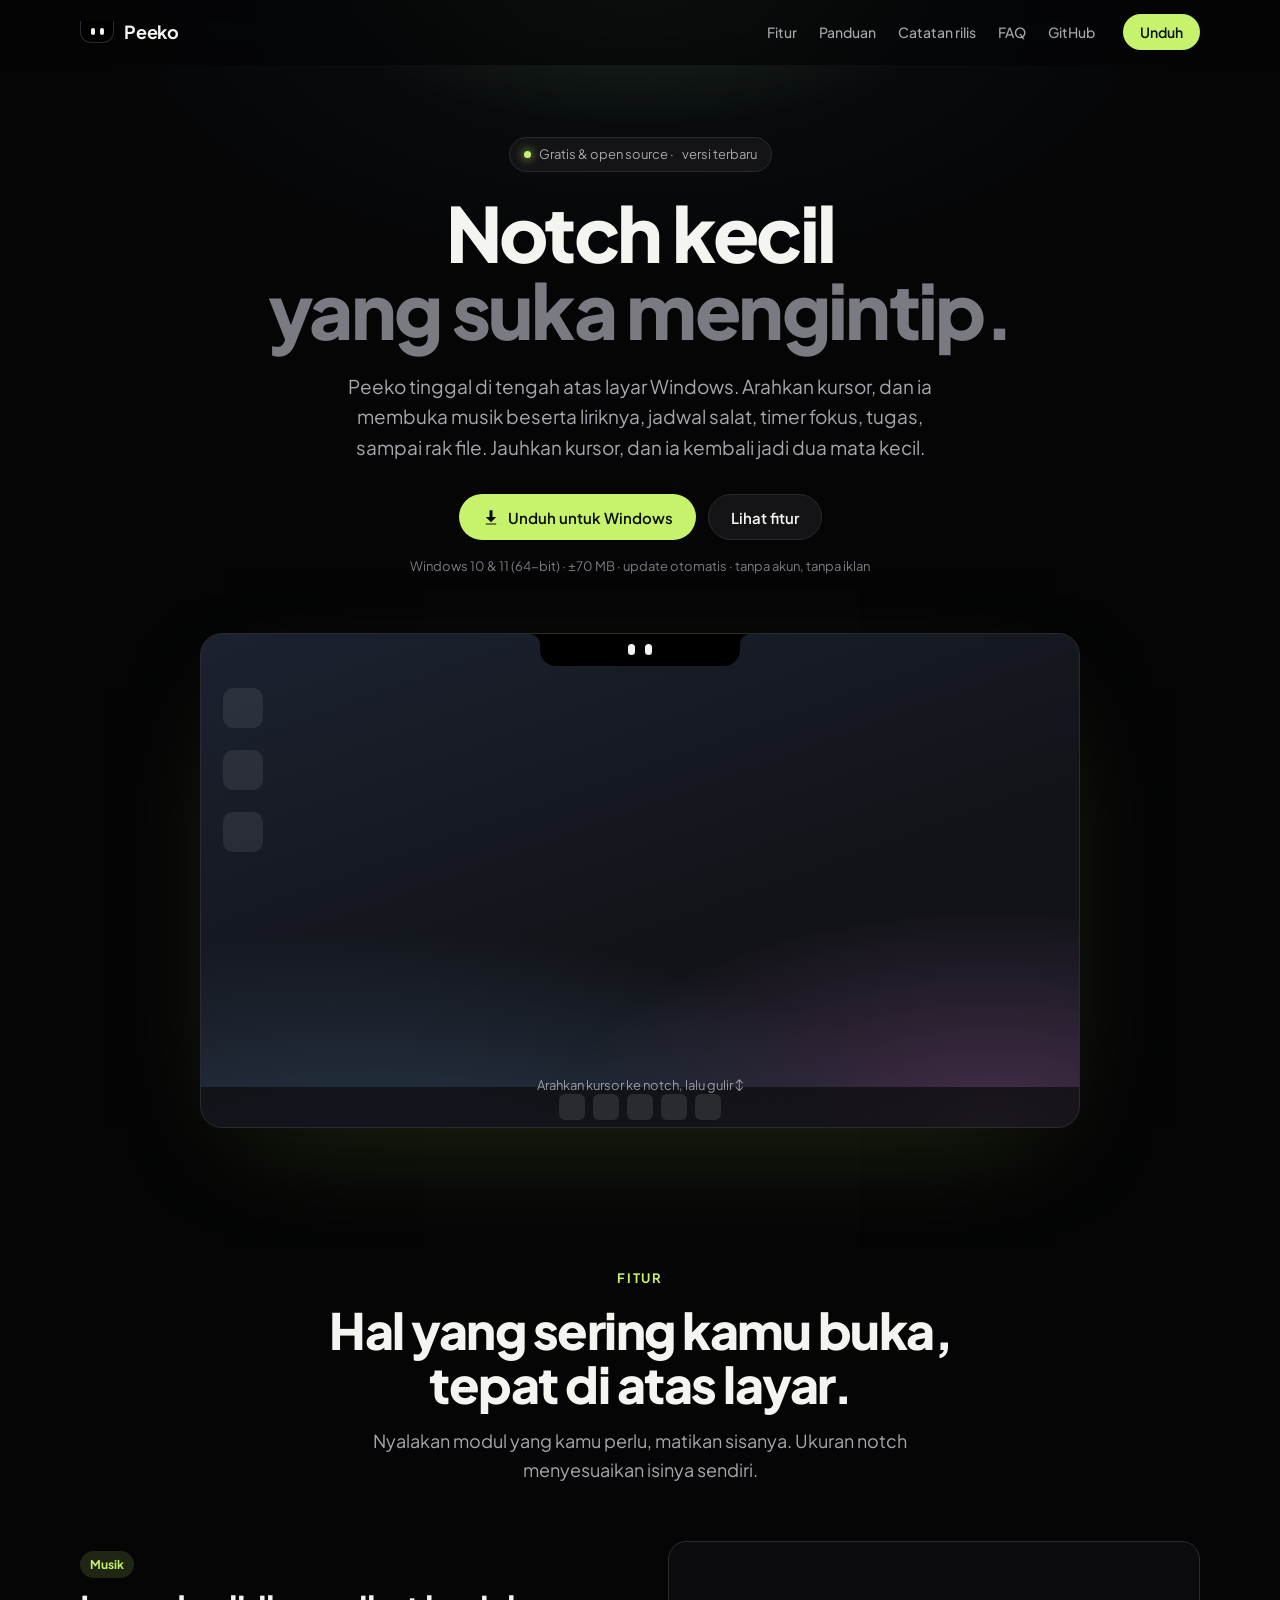
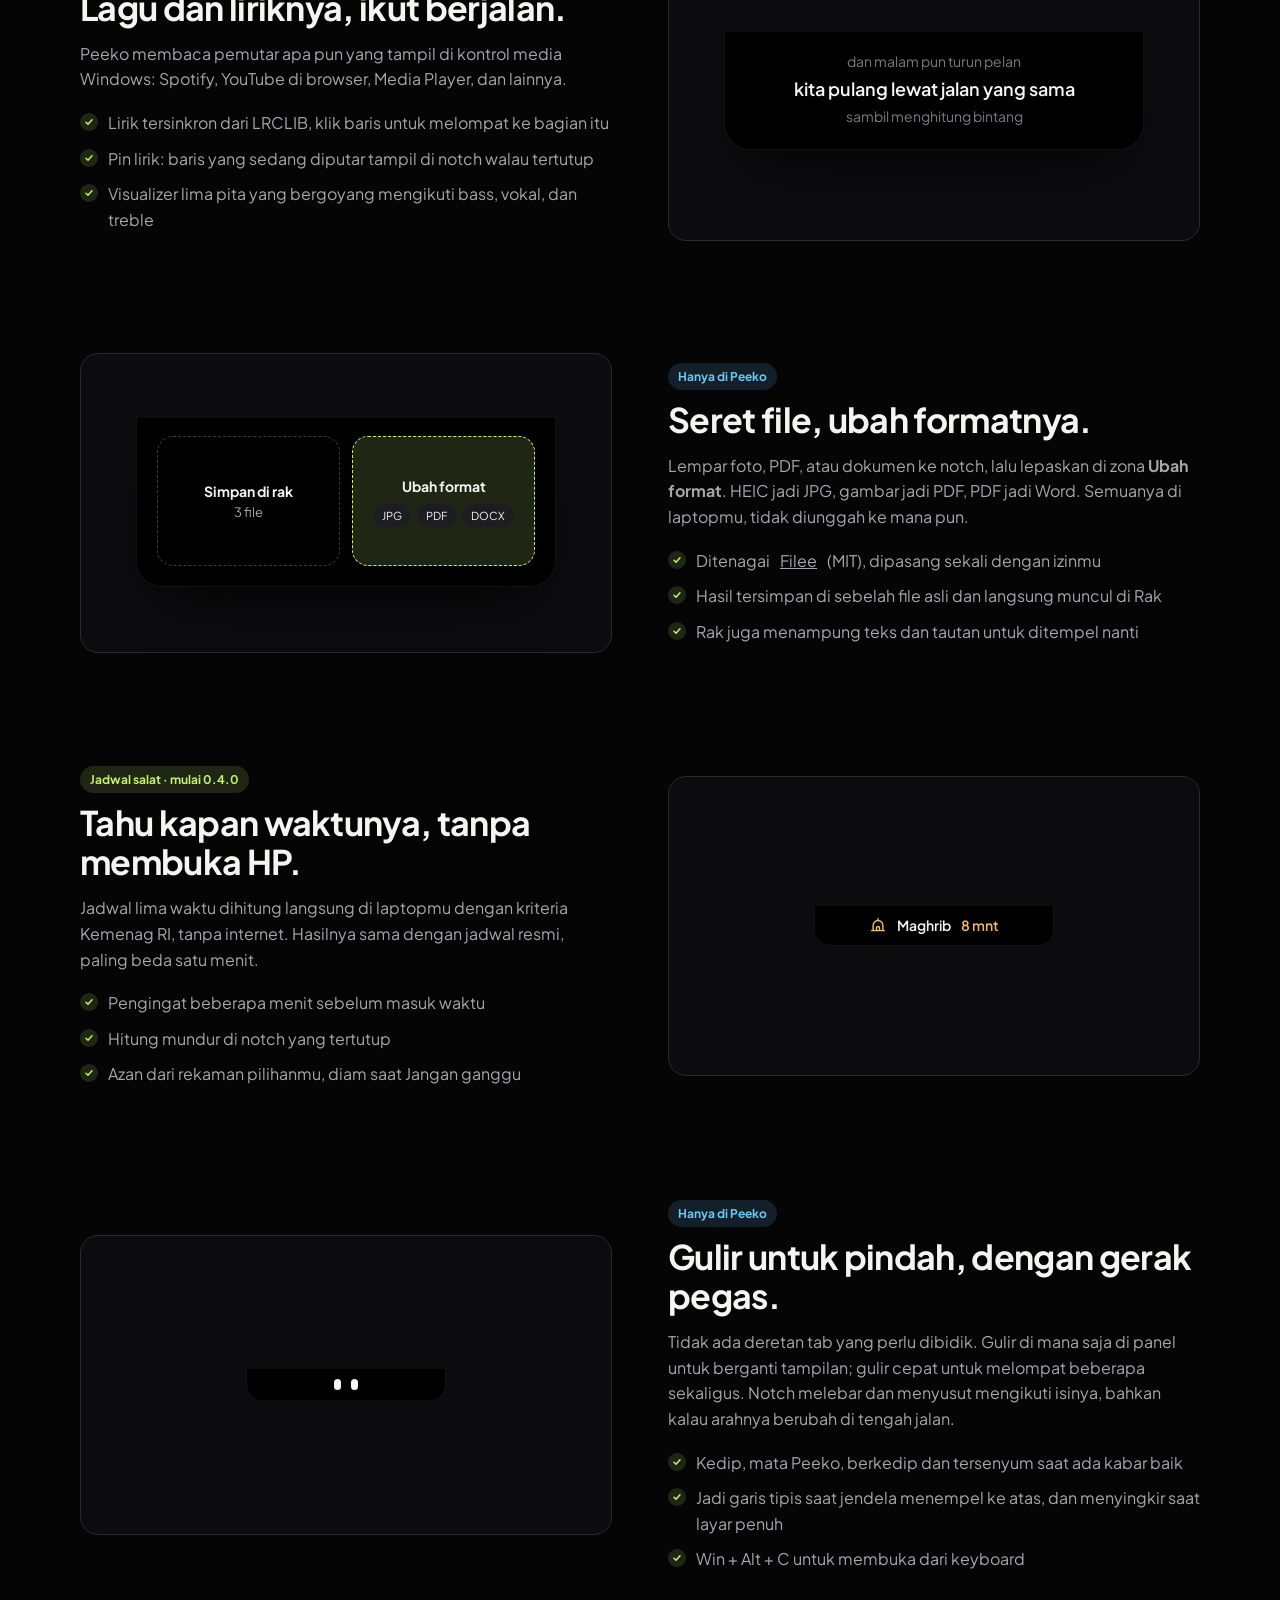
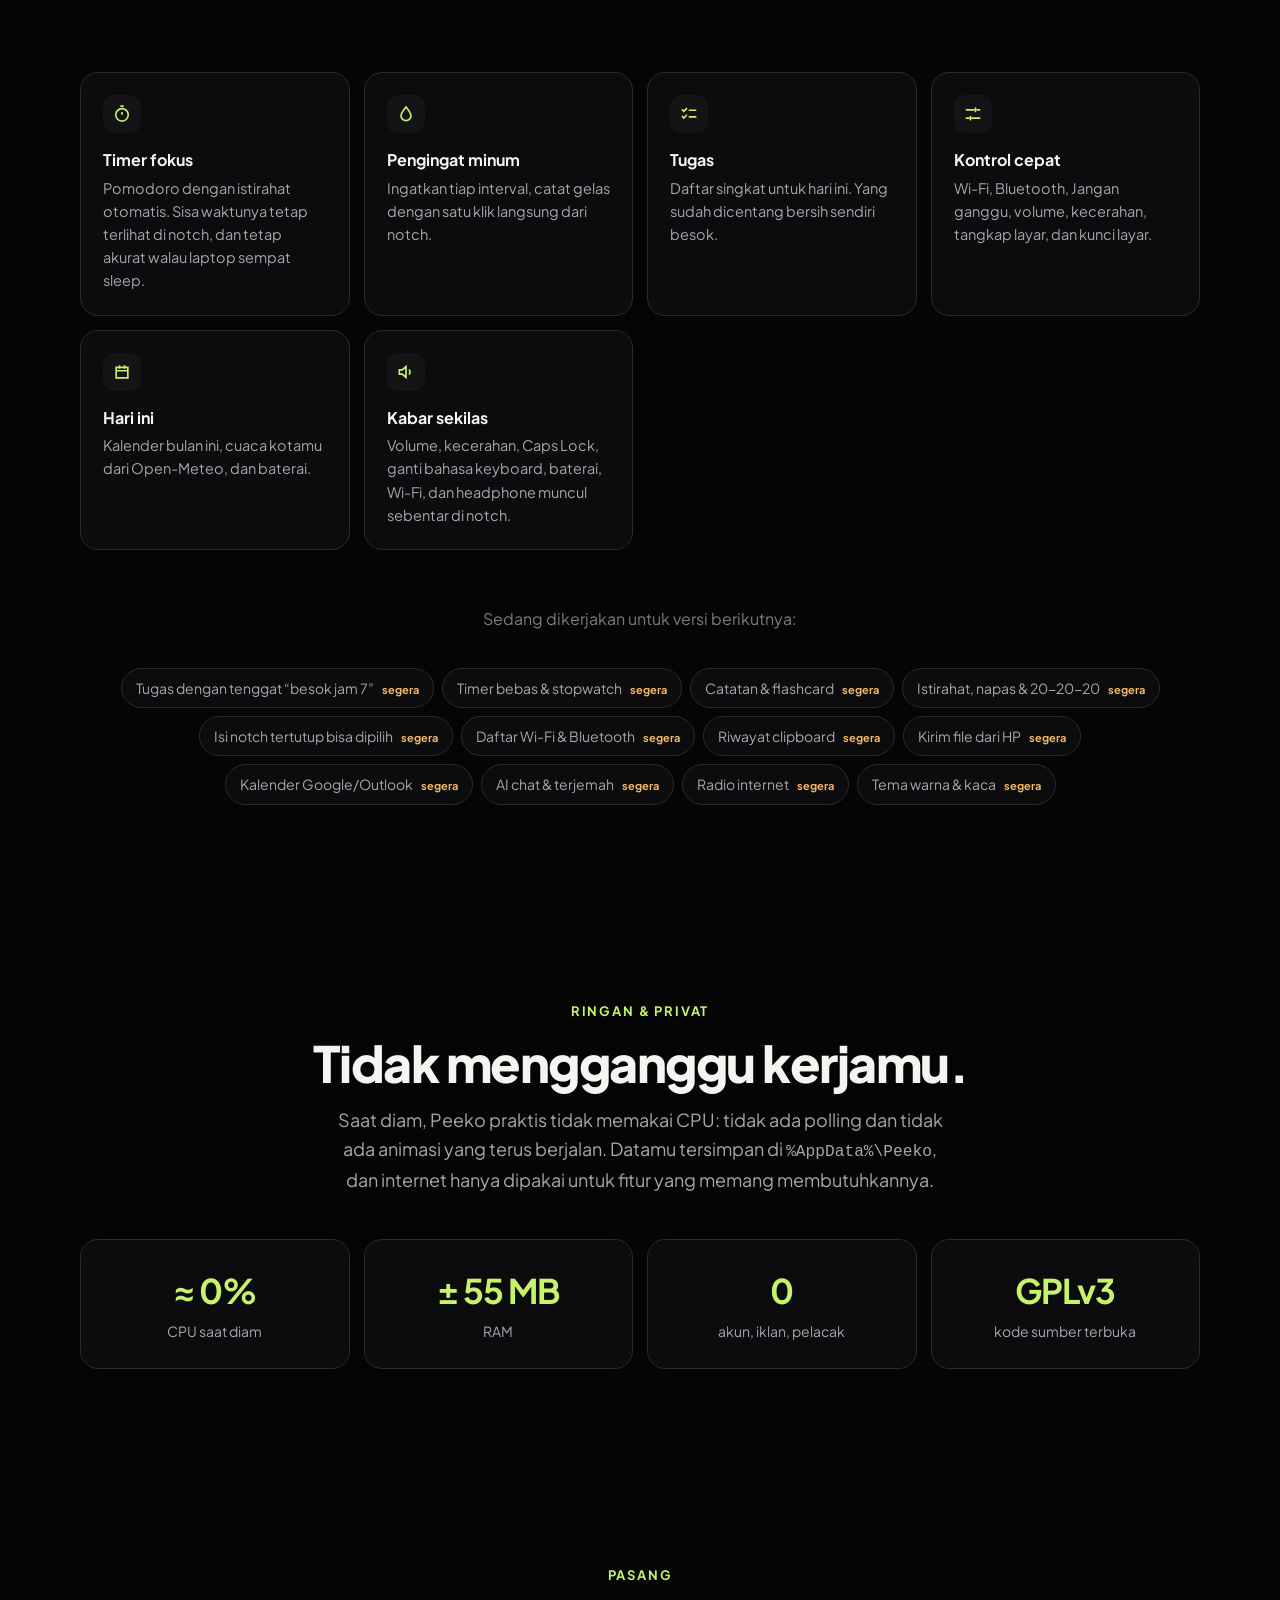
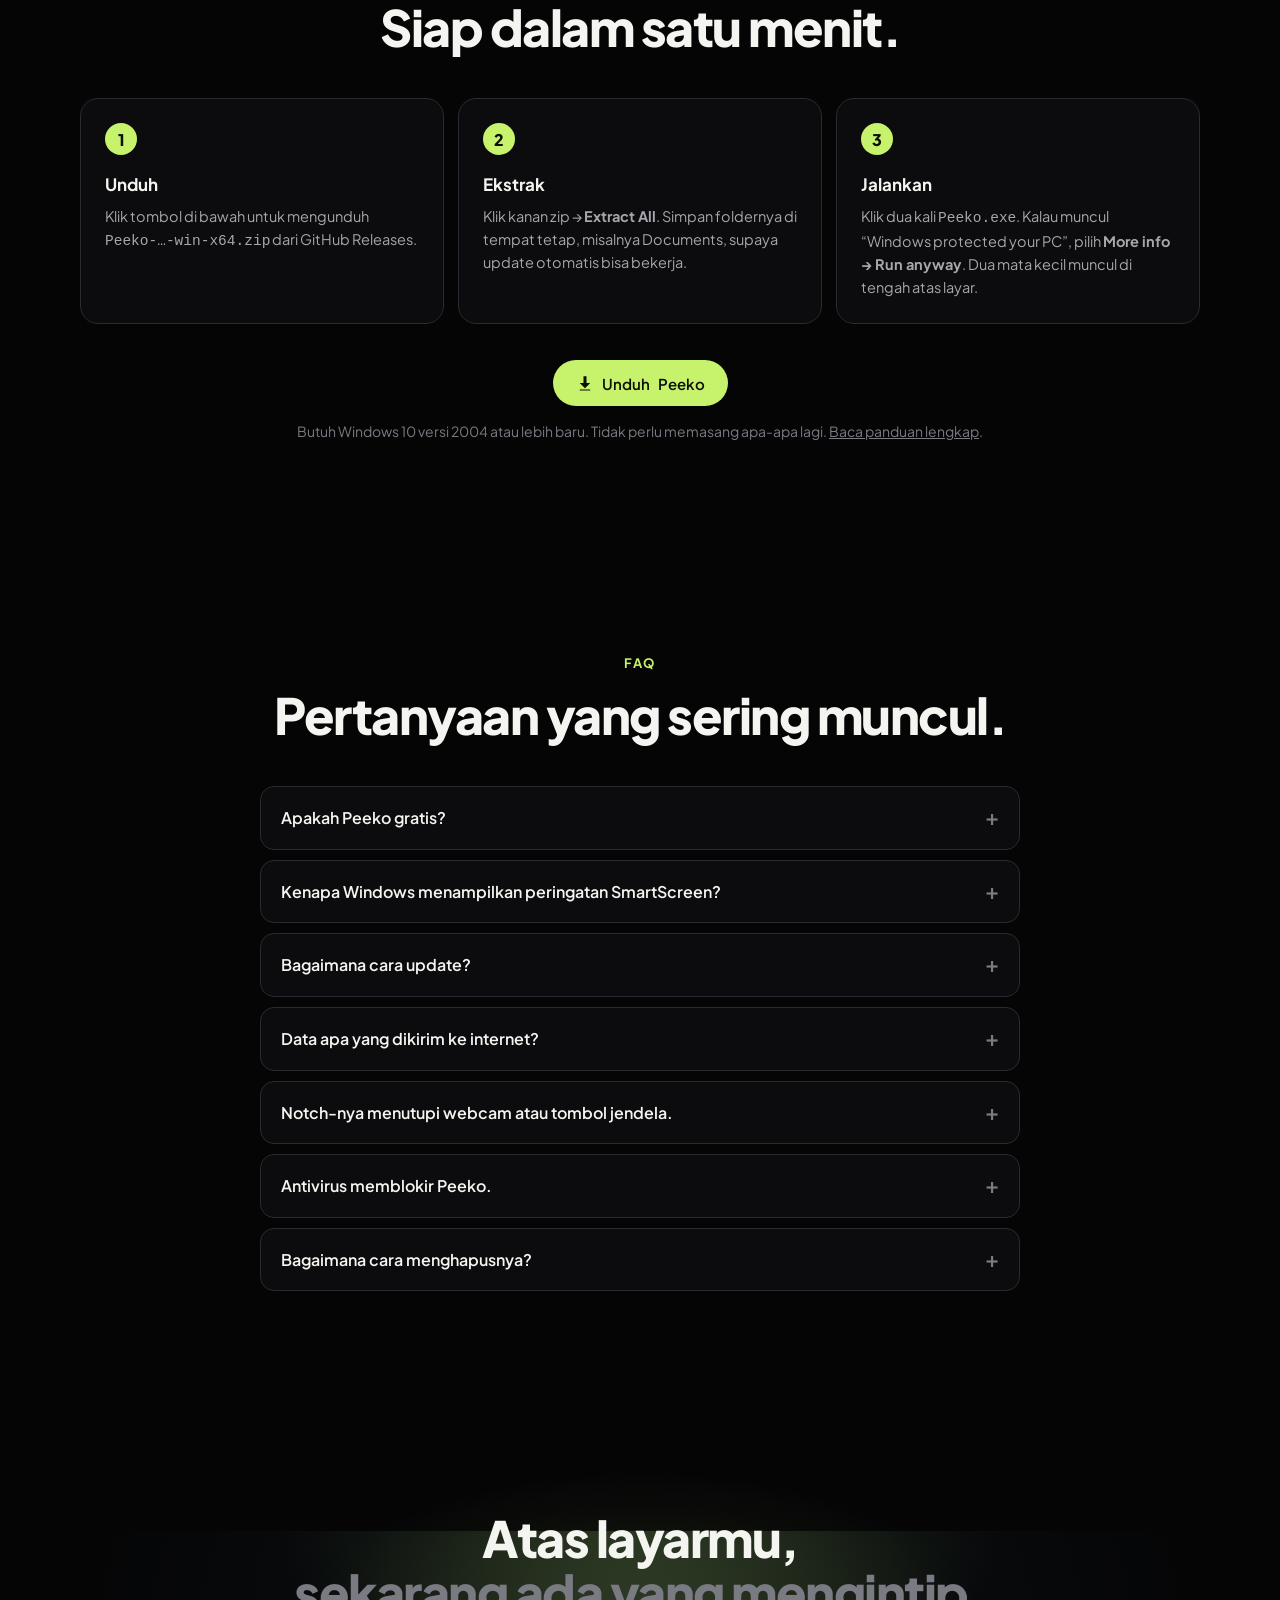
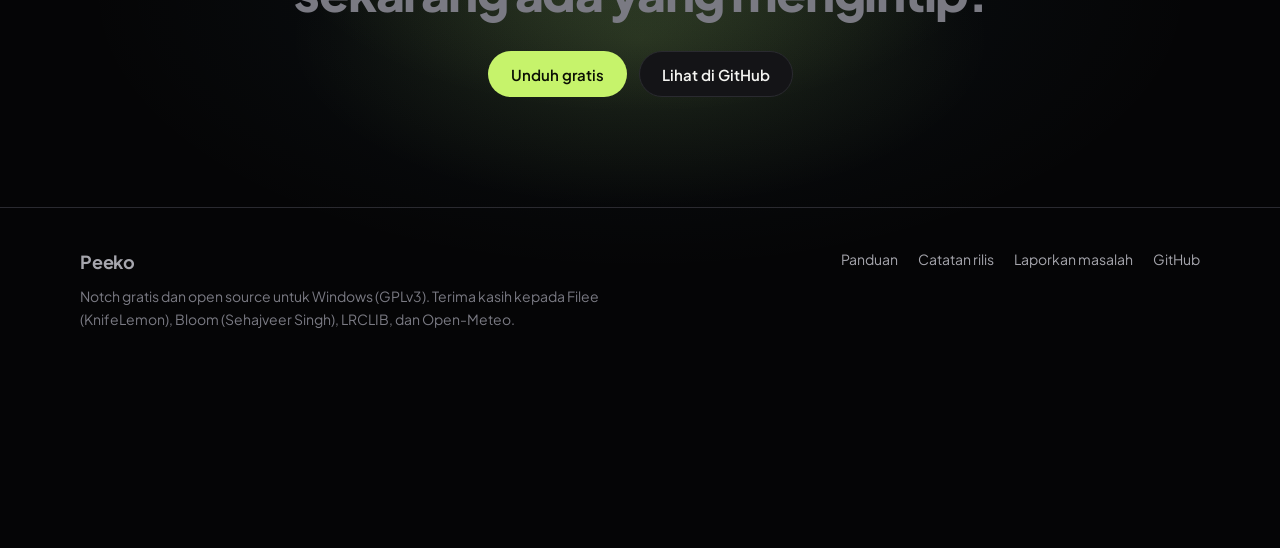
<file: website/index.html>
<!doctype html>
<html lang="id">
<head>
  <meta charset="utf-8">
  <meta name="viewport" content="width=device-width, initial-scale=1">
  <title>Peeko — notch kecil yang suka mengintip, untuk Windows</title>
  <meta name="description" content="Peeko adalah notch gratis dan open source untuk Windows 10/11: musik dan lirik, jadwal salat, timer fokus, tugas, rak file, dan ubah format file, semuanya di tengah atas layar.">
  <meta name="theme-color" content="#050506">
  <meta property="og:type" content="website">
  <meta property="og:title" content="Peeko — notch kecil yang suka mengintip">
  <meta property="og:description" content="Musik, lirik, jadwal salat, fokus, tugas, dan rak file di tengah atas layar Windows. Gratis dan open source.">
  <meta property="og:image" content="assets/og.png">
  <link rel="icon" href="assets/favicon.ico">
  <link rel="preconnect" href="https://fonts.googleapis.com">
  <link rel="preconnect" href="https://fonts.gstatic.com" crossorigin>
  <link href="https://fonts.googleapis.com/css2?family=Plus+Jakarta+Sans:wght@300;400;500;600;700;800&display=swap" rel="stylesheet">
  <link rel="stylesheet" href="assets/style.css">
</head>
<body>

<header class="nav" id="nav">
  <div class="wrap">
    <a class="brand" href="./" aria-label="Peeko, beranda">
      <span class="brand-mark"><span class="eyes" style="gap:5px"><i style="width:4px;height:7px"></i><i style="width:4px;height:7px"></i></span></span>
      Peeko
    </a>
    <nav class="nav-links" id="nav-links">
      <a href="#fitur">Fitur</a>
      <a href="panduan/">Panduan</a>
      <a href="rilis/">Catatan rilis</a>
      <a href="#faq">FAQ</a>
      <a href="https://github.com/mezlpn/peeko" rel="noopener">GitHub</a>
    </nav>
    <a class="btn btn-primary btn-sm nav-dl" href="#unduh">Unduh</a>
    <button class="nav-toggle" id="nav-toggle" aria-label="Buka menu" aria-expanded="false">
      <svg width="24" height="24" viewBox="0 0 24 24" fill="none" stroke="currentColor" stroke-width="2" stroke-linecap="round"><path d="M4 7h16M4 12h16M4 17h16"/></svg>
    </button>
  </div>
</header>

<main>
  <!-- ── Hero ── -->
  <section class="hero">
    <div class="wrap">
      <span class="pill-tag"><span class="dot"></span>Gratis &amp; open source · <span data-version>versi terbaru</span></span>
      <h1>Notch kecil<br><span class="soft">yang suka mengintip.</span></h1>
      <p class="lead">Peeko tinggal di tengah atas layar Windows. Arahkan kursor, dan ia membuka musik beserta liriknya,
        jadwal salat, timer fokus, tugas, sampai rak file. Jauhkan kursor, dan ia kembali jadi dua mata kecil.</p>
      <div class="actions">
        <a class="btn btn-primary" href="#unduh" data-download>
          <svg viewBox="0 0 24 24" fill="currentColor"><path d="M10 3h4v9h5l-7 7-7-7h5zM5 20.5h14V22H5z"/></svg>
          Unduh untuk Windows
        </a>
        <a class="btn btn-ghost" href="#fitur">Lihat fitur</a>
      </div>
      <p class="meta">Windows 10 &amp; 11 (64-bit) · <span data-size>±70 MB</span> · update otomatis · tanpa akun, tanpa iklan</p>

      <!-- Demo: arahkan kursor ke notch, lalu gulir untuk berganti tampilan, persis seperti di aplikasi. -->
      <div class="stage" id="stage" aria-label="Contoh Peeko yang bisa dicoba">
        <div class="desk-icons" aria-hidden="true"><span></span><span></span><span></span></div>
        <div class="notch" id="notch" tabindex="0" role="group" aria-label="Notch Peeko. Arahkan kursor atau tekan Enter untuk membuka.">
          <div class="shoulder"><svg viewBox="0 0 10 10"><path d="M0,0 L10,0 L10,10 A10,10 0 0 0 0,0 Z" fill="#000"/></svg></div>
          <div class="body" id="notch-body">
            <div class="collapsed"><span class="eyes" id="eyes"><i></i><i></i></span></div>
            <div class="expanded">
              <div class="status">
                <span>☁ 30°</span>
                <span class="clock"><span class="eyes"><i></i><i></i></span><span id="demo-clock">11:26</span></span>
                <span>▮ 61%</span>
              </div>
              <div class="dots" id="dots"></div>
              <div class="views" id="views">
                <div class="view v-music" data-name="Musik" data-w="440" data-h="210">
                  <div class="cover"></div>
                  <div><b>Senja di Kota</b><small>Lagu contoh · Album contoh</small></div>
                  <div class="ctrls">
                    <svg viewBox="0 0 24 24" fill="currentColor"><path d="M6 6h2v12H6zM9.5 12 18 18V6z"/></svg>
                    <span class="play"><svg viewBox="0 0 24 24" fill="currentColor"><path d="M6.5 5h4v14h-4zM13.5 5h4v14h-4z"/></svg></span>
                    <svg viewBox="0 0 24 24" fill="currentColor"><path d="M16 6h2v12h-2zM6 18l8.5-6L6 6z"/></svg>
                  </div>
                  <div class="bar"></div>
                  <div class="lyrics">lampu jalan mulai menyala<br><span class="now">kita pulang lewat jalan yang sama</span><br>sambil menghitung bintang</div>
                </div>
                <div class="view v-control" data-name="Kontrol" data-w="440" data-h="200">
                  <div class="tile on"><svg viewBox="0 0 24 24" fill="none" stroke="currentColor" stroke-width="2" stroke-linecap="round"><path d="M3.5 9.2Q12 1.8 20.5 9.2M6.6 12.4Q12 7.6 17.4 12.4M9.6 15.6Q12 13.6 14.4 15.6M12 19h.01"/></svg>Wi-Fi</div>
                  <div class="tile on"><svg viewBox="0 0 24 24" fill="none" stroke="currentColor" stroke-width="2" stroke-linecap="round"><path d="M7 7.5l10 9-5 4v-17l5 4-10 9"/></svg>Bluetooth</div>
                  <div class="tile"><svg viewBox="0 0 24 24" fill="none" stroke="currentColor" stroke-width="2"><path d="M19 14.5A7.5 7.5 0 1 1 9.5 5a6 6 0 0 0 9.5 9.5z"/></svg>Jangan ganggu</div>
                  <div class="tile"><svg viewBox="0 0 24 24" fill="none" stroke="currentColor" stroke-width="2"><path d="M6.5 11h11v8.5h-11zM9 11V8.5a3 3 0 0 1 6 0V11"/></svg>Kunci</div>
                  <div class="slider" style="--v:64%"><span>🔊 Volume 64</span></div>
                  <div class="slider" style="--v:80%"><span>☀ Kecerahan 80</span></div>
                </div>
                <div class="view v-today" data-name="Hari ini" data-w="440" data-h="200">
                  <div class="cal" id="cal"></div>
                  <div>
                    <div class="ring"><small>FOKUS</small><b>18:20</b></div>
                    <p class="dim" style="font-size:12px;margin:8px 0 0;text-align:center">Sesi 2 dari 4</p>
                  </div>
                </div>
                <div class="view v-prayer" data-name="Salat" data-w="440" data-h="200">
                  <div>
                    <div class="over">SALAT BERIKUTNYA</div>
                    <div class="big">Ashar</div>
                    <div class="left">3 jam 15 menit lagi</div>
                    <div class="dim" style="font-size:12px;margin-top:8px">Yogyakarta</div>
                  </div>
                  <ul>
                    <li>Subuh <span>03.51</span></li><li>Terbit <span>05.07</span></li><li>Dzuhur <span>11.26</span></li>
                    <li class="next">Ashar <span>14.41</span></li><li class="up">Maghrib <span>17.38</span></li><li class="up">Isya <span>18.50</span></li>
                  </ul>
                </div>
                <div class="view v-tasks" data-name="Tugas" data-w="440" data-h="200">
                  <div>
                    <div class="task done"><i></i><span>Kumpulkan laporan</span></div>
                    <div class="task"><i></i><span>Telepon ibu</span><em>19.00</em></div>
                    <div class="task"><i></i><span>Angkat jemuran</span><em>30 mnt</em></div>
                    <div class="task"><i></i><span>Belajar flashcard</span></div>
                  </div>
                  <div class="water"><span class="dim" style="font-size:11px;font-weight:700;letter-spacing:.1em">MINUM</span><b>5 / 8</b>
                    <div class="glasses"><span class="full"></span><span class="full"></span><span class="full"></span><span class="full"></span><span class="full"></span><span></span><span></span><span></span></div>
                  </div>
                </div>
                <div class="view v-shelf" data-name="Rak" data-w="480" data-h="190">
                  <div class="zone"><div><b>Simpan di rak</b>File, teks, atau tautan</div></div>
                  <div class="zone convert"><div><b>Ubah format</b>foto.heic
                    <div class="chips"><span>JPG</span><span>PNG</span><span>PDF</span><span>WEBP</span></div></div></div>
                </div>
              </div>
            </div>
          </div>
          <div class="shoulder"><svg viewBox="0 0 10 10"><path d="M10,0 L0,0 L0,10 A10,10 0 0 1 10,0 Z" fill="#000"/></svg></div>
        </div>
        <div class="taskbar" aria-hidden="true"><span></span><span></span><span></span><span></span><span></span></div>
        <p class="stage-hint"><span class="mouse">Arahkan kursor ke notch, lalu gulir ↕</span><span class="touch">Ketuk notch, lalu geser ↕</span></p>
      </div>
    </div>
  </section>

  <!-- ── Fitur utama ── -->
  <section id="fitur">
    <div class="wrap">
      <div class="center reveal">
        <span class="eyebrow">Fitur</span>
        <h2>Hal yang sering kamu buka,<br>tepat di atas layar.</h2>
        <p class="section-lead">Nyalakan modul yang kamu perlu, matikan sisanya. Ukuran notch menyesuaikan isinya sendiri.</p>
      </div>

      <div class="features">
        <article class="feature reveal">
          <div>
            <span class="tag">Musik</span>
            <h3>Lagu dan liriknya, ikut berjalan.</h3>
            <p>Peeko membaca pemutar apa pun yang tampil di kontrol media Windows: Spotify, YouTube di browser, Media Player, dan lainnya.</p>
            <ul>
              <li>Lirik tersinkron dari LRCLIB, klik baris untuk melompat ke bagian itu</li>
              <li>Pin lirik: baris yang sedang diputar tampil di notch walau tertutup</li>
              <li>Visualizer lima pita yang bergoyang mengikuti bass, vokal, dan treble</li>
            </ul>
          </div>
          <div class="feature-art">
            <div class="mini-notch" style="text-align:center">
              <div class="lyrics" style="font-size:14px">dan malam pun turun pelan<br><span class="now" style="font-size:18px">kita pulang lewat jalan yang sama</span><br>sambil menghitung bintang</div>
            </div>
          </div>
        </article>

        <article class="feature reveal">
          <div>
            <span class="tag only">Hanya di Peeko</span>
            <h3>Seret file, ubah formatnya.</h3>
            <p>Lempar foto, PDF, atau dokumen ke notch, lalu lepaskan di zona <b>Ubah format</b>. HEIC jadi JPG, gambar jadi PDF, PDF jadi Word. Semuanya di laptopmu, tidak diunggah ke mana pun.</p>
            <ul>
              <li>Ditenagai <a href="https://github.com/KnifeLemon/Filee" rel="noopener">Filee</a> (MIT), dipasang sekali dengan izinmu</li>
              <li>Hasil tersimpan di sebelah file asli dan langsung muncul di Rak</li>
              <li>Rak juga menampung teks dan tautan untuk ditempel nanti</li>
            </ul>
          </div>
          <div class="feature-art">
            <div class="mini-notch">
              <div class="v-shelf" style="display:grid;height:130px">
                <div class="zone"><div><b>Simpan di rak</b>3 file</div></div>
                <div class="zone convert"><div><b>Ubah format</b><div class="chips"><span>JPG</span><span>PDF</span><span>DOCX</span></div></div></div>
              </div>
            </div>
          </div>
        </article>

        <article class="feature reveal">
          <div>
            <span class="tag">Jadwal salat · mulai 0.4.0</span>
            <h3>Tahu kapan waktunya, tanpa membuka HP.</h3>
            <p>Jadwal lima waktu dihitung langsung di laptopmu dengan kriteria Kemenag RI, tanpa internet. Hasilnya sama dengan jadwal resmi, paling beda satu menit.</p>
            <ul>
              <li>Pengingat beberapa menit sebelum masuk waktu</li>
              <li>Hitung mundur di notch yang tertutup</li>
              <li>Azan dari rekaman pilihanmu, diam saat Jangan ganggu</li>
            </ul>
          </div>
          <div class="feature-art">
            <div class="mini-notch" style="width:240px;border-radius:0 0 16px 16px;padding:8px 16px;display:flex;justify-content:center;gap:10px;align-items:center;font-weight:600;font-size:14px">
              <svg width="18" height="18" viewBox="0 0 24 24" fill="none" stroke="#f2b866" stroke-width="1.9" stroke-linejoin="round" stroke-linecap="round"><path d="M5.5 19.5v-7a6.5 6.5 0 0 1 13 0v7zM12 6V3.5M3.5 19.5h17M10 19.5V16a2 2 0 0 1 4 0v3.5"/></svg>
              Maghrib <span style="color:#f2b866">8 mnt</span>
            </div>
          </div>
        </article>

        <article class="feature reveal">
          <div>
            <span class="tag only">Hanya di Peeko</span>
            <h3>Gulir untuk pindah, dengan gerak pegas.</h3>
            <p>Tidak ada deretan tab yang perlu dibidik. Gulir di mana saja di panel untuk berganti tampilan; gulir cepat untuk melompat beberapa sekaligus. Notch melebar dan menyusut mengikuti isinya, bahkan kalau arahnya berubah di tengah jalan.</p>
            <ul>
              <li>Kedip, mata Peeko, berkedip dan tersenyum saat ada kabar baik</li>
              <li>Jadi garis tipis saat jendela menempel ke atas, dan menyingkir saat layar penuh</li>
              <li>Win + Alt + C untuk membuka dari keyboard</li>
            </ul>
          </div>
          <div class="feature-art">
            <div class="mini-notch" style="width:200px;height:32px;border-radius:0 0 16px 16px;padding:0;display:grid;place-items:center">
              <span class="eyes" data-blink><i></i><i></i></span>
            </div>
          </div>
        </article>
      </div>

      <div class="grid">
        <div class="card reveal"><div class="ic"><svg viewBox="0 0 24 24" fill="none" stroke="currentColor" stroke-width="2"><path d="M4.5 13a7.5 7.5 0 1 0 15 0 7.5 7.5 0 1 0-15 0M12 13V9.5M10 2.5h4"/></svg></div><h4>Timer fokus</h4><p>Pomodoro dengan istirahat otomatis. Sisa waktunya tetap terlihat di notch, dan tetap akurat walau laptop sempat sleep.</p></div>
        <div class="card reveal"><div class="ic"><svg viewBox="0 0 24 24" fill="none" stroke="currentColor" stroke-width="2"><path d="M12 3.5c3.2 4 6 7.2 6 10.5a6 6 0 0 1-12 0c0-3.3 2.8-6.5 6-10.5z"/></svg></div><h4>Pengingat minum</h4><p>Ingatkan tiap interval, catat gelas dengan satu klik langsung dari notch.</p></div>
        <div class="card reveal"><div class="ic"><svg viewBox="0 0 24 24" fill="none" stroke="currentColor" stroke-width="2" stroke-linecap="round"><path d="M4 7l1.8 1.8L9 5.5M4 15l1.8 1.8L9 13.5M12.5 7.5H20M12.5 15.5H20"/></svg></div><h4>Tugas</h4><p>Daftar singkat untuk hari ini. Yang sudah dicentang bersih sendiri besok.</p></div>
        <div class="card reveal"><div class="ic"><svg viewBox="0 0 24 24" fill="none" stroke="currentColor" stroke-width="2" stroke-linecap="round"><path d="M4 7h9M17 7h3M15 5v4M4 17h3M11 17h9M9 15v4"/></svg></div><h4>Kontrol cepat</h4><p>Wi-Fi, Bluetooth, Jangan ganggu, volume, kecerahan, tangkap layar, dan kunci layar.</p></div>
        <div class="card reveal"><div class="ic"><svg viewBox="0 0 24 24" fill="none" stroke="currentColor" stroke-width="2"><path d="M5 6.5h14V19H5zM5 10.5h14M9 4v4M15 4v4"/></svg></div><h4>Hari ini</h4><p>Kalender bulan ini, cuaca kotamu dari Open-Meteo, dan baterai.</p></div>
        <div class="card reveal"><div class="ic"><svg viewBox="0 0 24 24" fill="none" stroke="currentColor" stroke-width="2"><path d="M4 9.5h3.5L12 5.5v13l-4.5-4H4zM15.5 9a4 4 0 0 1 0 6"/></svg></div><h4>Kabar sekilas</h4><p>Volume, kecerahan, Caps Lock, ganti bahasa keyboard, baterai, Wi-Fi, dan headphone muncul sebentar di notch.</p></div>
      </div>

      <p class="center dim reveal" style="margin-top:56px">Sedang dikerjakan untuk versi berikutnya:</p>
      <div class="chips-row reveal">
        <span class="soon">Tugas dengan tenggat “besok jam 7”</span>
        <span class="soon">Timer bebas &amp; stopwatch</span>
        <span class="soon">Catatan &amp; flashcard</span>
        <span class="soon">Istirahat, napas &amp; 20-20-20</span>
        <span class="soon">Isi notch tertutup bisa dipilih</span>
        <span class="soon">Daftar Wi-Fi &amp; Bluetooth</span>
        <span class="soon">Riwayat clipboard</span>
        <span class="soon">Kirim file dari HP</span>
        <span class="soon">Kalender Google/Outlook</span>
        <span class="soon">AI chat &amp; terjemah</span>
        <span class="soon">Radio internet</span>
        <span class="soon">Tema warna &amp; kaca</span>
      </div>
    </div>
  </section>

  <!-- ── Ringan dan privat ── -->
  <section>
    <div class="wrap center">
      <span class="eyebrow reveal">Ringan &amp; privat</span>
      <h2 class="reveal">Tidak mengganggu kerjamu.</h2>
      <p class="section-lead reveal">Saat diam, Peeko praktis tidak memakai CPU: tidak ada polling dan tidak ada animasi yang terus berjalan.
        Datamu tersimpan di <code style="font-size:.9em">%AppData%\Peeko</code>, dan internet hanya dipakai untuk fitur yang memang membutuhkannya.</p>
      <div class="stats">
        <div class="stat reveal"><b>≈ 0%</b><span>CPU saat diam</span></div>
        <div class="stat reveal"><b>± 55 MB</b><span>RAM</span></div>
        <div class="stat reveal"><b>0</b><span>akun, iklan, pelacak</span></div>
        <div class="stat reveal"><b>GPLv3</b><span>kode sumber terbuka</span></div>
      </div>
    </div>
  </section>

  <!-- ── Unduh ── -->
  <section id="unduh">
    <div class="wrap">
      <div class="center reveal">
        <span class="eyebrow">Pasang</span>
        <h2>Siap dalam satu menit.</h2>
      </div>
      <div class="steps">
        <div class="step reveal"><h4>Unduh</h4><p>Klik tombol di bawah untuk mengunduh <code data-asset>Peeko-…-win-x64.zip</code> dari GitHub Releases.</p></div>
        <div class="step reveal"><h4>Ekstrak</h4><p>Klik kanan zip → <b>Extract All</b>. Simpan foldernya di tempat tetap, misalnya Documents, supaya update otomatis bisa bekerja.</p></div>
        <div class="step reveal"><h4>Jalankan</h4><p>Klik dua kali <code>Peeko.exe</code>. Kalau muncul “Windows protected your PC”, pilih <b>More info → Run anyway</b>. Dua mata kecil muncul di tengah atas layar.</p></div>
      </div>
      <div class="center" style="margin-top:36px">
        <a class="btn btn-primary" href="https://github.com/mezlpn/peeko/releases/latest" data-download>
          <svg viewBox="0 0 24 24" fill="currentColor"><path d="M10 3h4v9h5l-7 7-7-7h5zM5 20.5h14V22H5z"/></svg>
          Unduh <span data-version>Peeko</span>
        </a>
        <p class="dim" style="font-size:14px;margin-top:14px">Butuh Windows 10 versi 2004 atau lebih baru. Tidak perlu memasang apa-apa lagi.
          <a href="panduan/">Baca panduan lengkap</a>.</p>
      </div>
    </div>
  </section>

  <!-- ── FAQ ── -->
  <section id="faq">
    <div class="wrap">
      <div class="center reveal">
        <span class="eyebrow">FAQ</span>
        <h2>Pertanyaan yang sering muncul.</h2>
      </div>
      <div class="faq">
        <details class="reveal"><summary>Apakah Peeko gratis?</summary><p>Ya, gratis selamanya dan kode sumbernya terbuka di GitHub dengan lisensi GPLv3. Siapa pun boleh membaca, memperbaiki, dan mengusulkan fitur.</p></details>
        <details class="reveal"><summary>Kenapa Windows menampilkan peringatan SmartScreen?</summary><p>Peeko belum memakai sertifikat code signing berbayar, jadi Windows belum “mengenalnya”. Pilih <b>More info → Run anyway</b>; peringatannya hanya sekali. Kalau ragu, kode sumbernya bisa kamu periksa sendiri.</p></details>
        <details class="reveal"><summary>Bagaimana cara update?</summary><p>Peeko mengecek versi baru sendiri. Kalau ada, mata di notch berganti menjadi tombol <b>Update</b>; klik, dan Peeko mengunduh, memasang, lalu menyala lagi. Pengaturan dan datamu tetap ada.</p></details>
        <details class="reveal"><summary>Data apa yang dikirim ke internet?</summary>
          <ul>
            <li>Judul, artis, dan durasi lagu ke <b>lrclib.net</b> untuk mengambil lirik (bisa dimatikan).</li>
            <li>Koordinat kotamu ke <b>Open-Meteo</b> untuk cuaca (bisa dimatikan).</li>
            <li>Sekali saja, perkiraan lokasi dari alamat IP lewat ipapi.co bila kota belum diisi.</li>
            <li>Cek versi baru di GitHub.</li>
          </ul>
          <p>Jadwal salat dihitung offline. File yang diubah formatnya tidak pernah diunggah.</p>
        </details>
        <details class="reveal"><summary>Notch-nya menutupi webcam atau tombol jendela.</summary><p>Buka Pengaturan → <b>Geser horizontal</b> untuk memindahkannya ke kiri atau kanan. Saat jendela seperti Chrome menempel ke atas, Peeko otomatis menjadi garis tipis.</p></details>
        <details class="reveal"><summary>Antivirus memblokir Peeko.</summary><p>Peeko membaca tombol Caps Lock dan pergantian bahasa keyboard untuk menampilkan kabar sekilas, sehingga beberapa antivirus curiga. Kode untuk itu terbuka di repo; tambahkan Peeko ke pengecualian kalau kamu percaya.</p></details>
        <details class="reveal"><summary>Bagaimana cara menghapusnya?</summary><p>Klik kanan ikon Peeko di tray → <b>Keluar</b>, matikan “Mulai bersama Windows” bila sempat dinyalakan, lalu hapus foldernya. Data tersimpan di <code>%AppData%\Peeko</code> kalau ingin ikut dihapus.</p></details>
      </div>
    </div>
  </section>

  <section class="cta">
    <div class="wrap">
      <h2 class="reveal">Atas layarmu,<br><span class="dim">sekarang ada yang mengintip.</span></h2>
      <div class="hero" style="padding:0"><div class="actions">
        <a class="btn btn-primary" href="https://github.com/mezlpn/peeko/releases/latest" data-download>Unduh gratis</a>
        <a class="btn btn-ghost" href="https://github.com/mezlpn/peeko" rel="noopener">Lihat di GitHub</a>
      </div></div>
    </div>
  </section>
</main>

<footer>
  <div class="wrap">
    <div>
      <a class="brand" href="./">Peeko</a>
      <p>Notch gratis dan open source untuk Windows (GPLv3). Terima kasih kepada Filee (KnifeLemon), Bloom (Sehajveer Singh), LRCLIB, dan Open-Meteo.</p>
    </div>
    <nav>
      <a href="panduan/">Panduan</a>
      <a href="rilis/">Catatan rilis</a>
      <a href="https://github.com/mezlpn/peeko/issues/new/choose" rel="noopener">Laporkan masalah</a>
      <a href="https://github.com/mezlpn/peeko" rel="noopener">GitHub</a>
    </nav>
  </div>
</footer>

<script src="assets/main.js" defer></script>
</body>
</html>
</file>
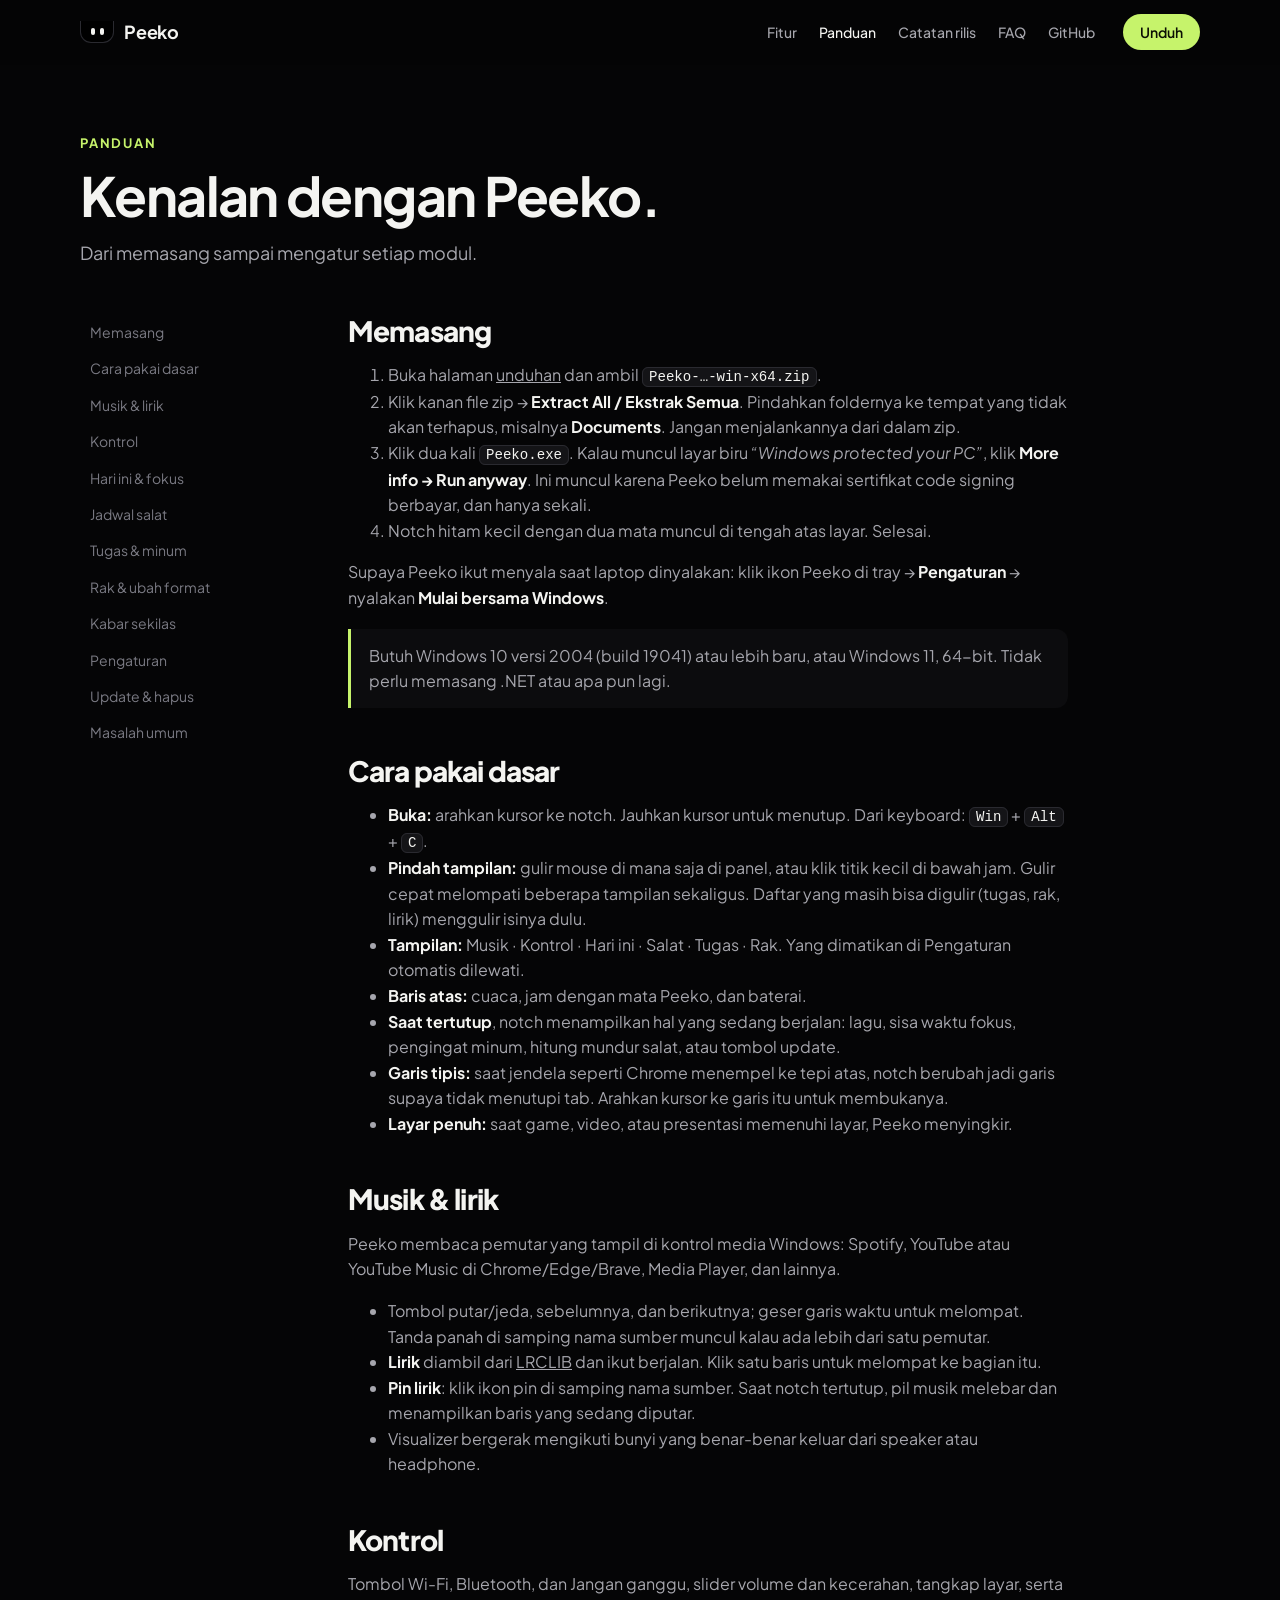
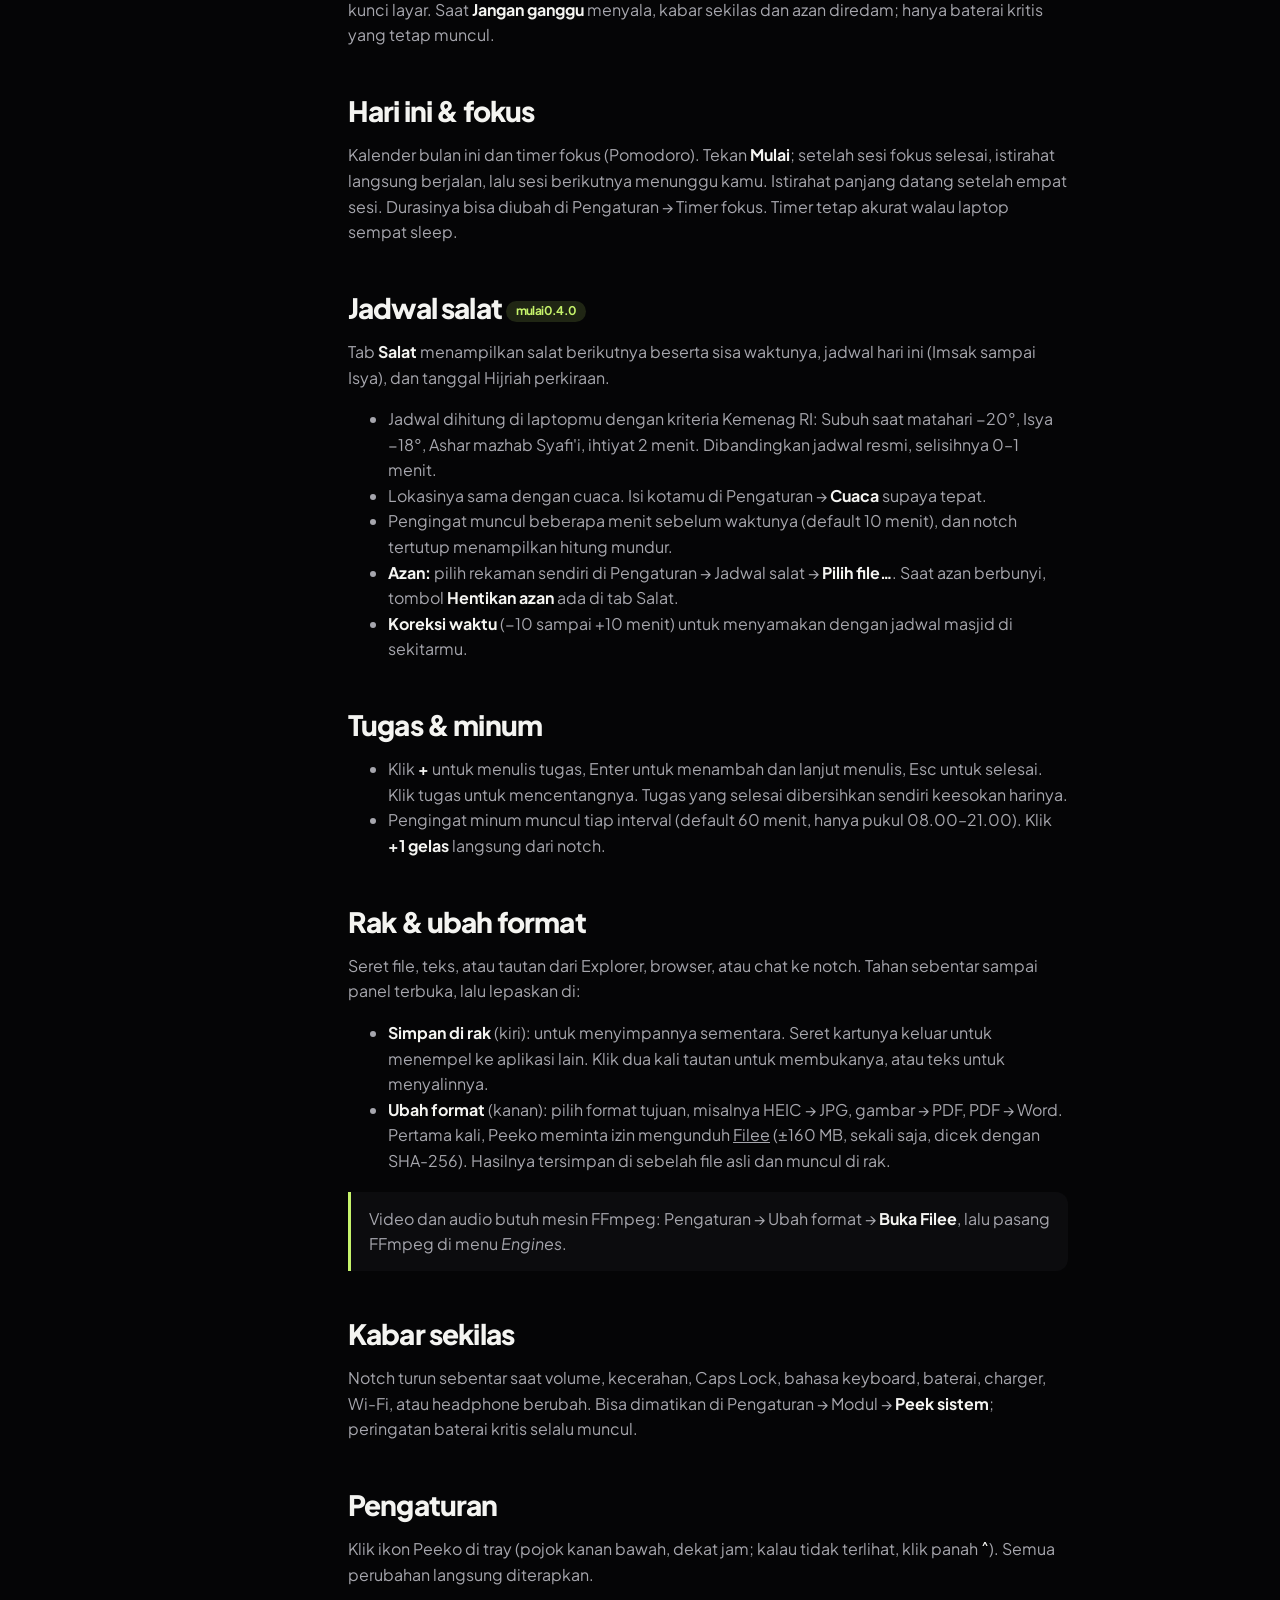
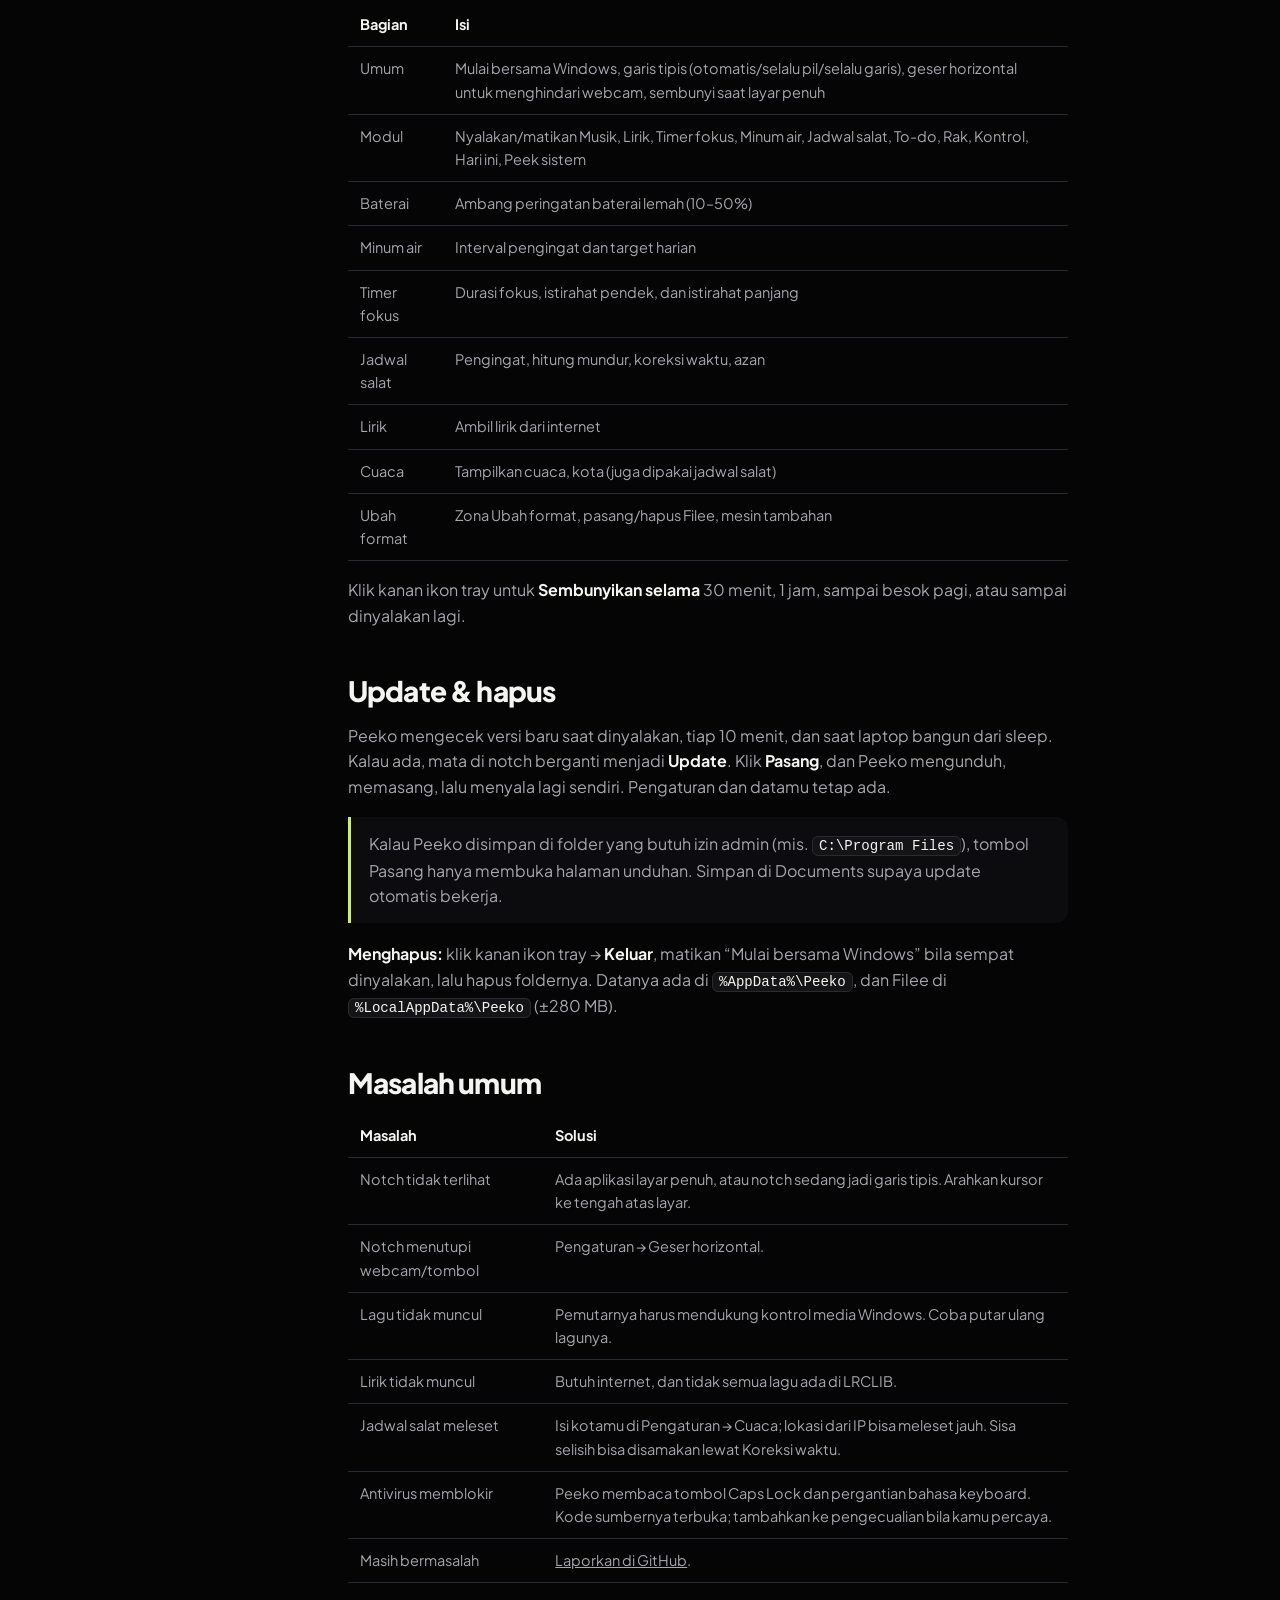
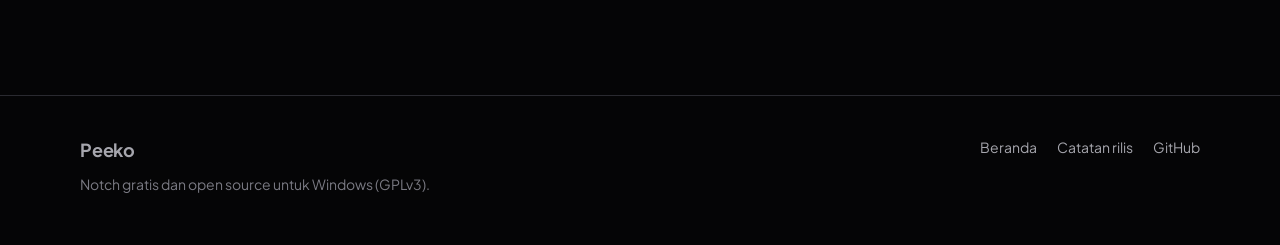
<file: website/panduan/index.html>
<!doctype html>
<html lang="id">
<head>
  <meta charset="utf-8">
  <meta name="viewport" content="width=device-width, initial-scale=1">
  <title>Panduan Peeko — cara memasang dan memakai</title>
  <meta name="description" content="Cara memasang Peeko di Windows, membuka notch, berpindah tampilan, menyimpan file di rak, mengubah format, jadwal salat, dan semua pengaturannya.">
  <meta name="theme-color" content="#050506">
  <link rel="icon" href="../assets/favicon.ico">
  <link rel="preconnect" href="https://fonts.googleapis.com">
  <link rel="preconnect" href="https://fonts.gstatic.com" crossorigin>
  <link href="https://fonts.googleapis.com/css2?family=Plus+Jakarta+Sans:wght@300;400;500;600;700;800&display=swap" rel="stylesheet">
  <link rel="stylesheet" href="../assets/style.css">
</head>
<body>

<header class="nav" id="nav">
  <div class="wrap">
    <a class="brand" href="../" aria-label="Peeko, beranda">
      <span class="brand-mark"><span class="eyes" style="gap:5px"><i style="width:4px;height:7px"></i><i style="width:4px;height:7px"></i></span></span>
      Peeko
    </a>
    <nav class="nav-links" id="nav-links">
      <a href="../#fitur">Fitur</a>
      <a href="./" aria-current="page">Panduan</a>
      <a href="../rilis/">Catatan rilis</a>
      <a href="../#faq">FAQ</a>
      <a href="https://github.com/mezlpn/peeko" rel="noopener">GitHub</a>
    </nav>
    <a class="btn btn-primary btn-sm nav-dl" href="https://github.com/mezlpn/peeko/releases/latest" data-download>Unduh</a>
    <button class="nav-toggle" id="nav-toggle" aria-label="Buka menu" aria-expanded="false">
      <svg width="24" height="24" viewBox="0 0 24 24" fill="none" stroke="currentColor" stroke-width="2" stroke-linecap="round"><path d="M4 7h16M4 12h16M4 17h16"/></svg>
    </button>
  </div>
</header>

<main class="wrap">
  <div class="page-head">
    <span class="eyebrow">Panduan</span>
    <h1>Kenalan dengan Peeko.</h1>
    <p class="section-lead">Dari memasang sampai mengatur setiap modul.</p>
  </div>

  <div class="doc">
    <nav class="toc" aria-label="Isi panduan">
      <a href="#pasang">Memasang</a>
      <a href="#dasar">Cara pakai dasar</a>
      <a href="#musik">Musik &amp; lirik</a>
      <a href="#kontrol">Kontrol</a>
      <a href="#hari-ini">Hari ini &amp; fokus</a>
      <a href="#salat">Jadwal salat</a>
      <a href="#tugas">Tugas &amp; minum</a>
      <a href="#rak">Rak &amp; ubah format</a>
      <a href="#kabar">Kabar sekilas</a>
      <a href="#pengaturan">Pengaturan</a>
      <a href="#update">Update &amp; hapus</a>
      <a href="#masalah">Masalah umum</a>
    </nav>

    <article class="prose">
      <h2 id="pasang">Memasang</h2>
      <ol>
        <li>Buka halaman <a href="https://github.com/mezlpn/peeko/releases/latest" data-download>unduhan</a> dan ambil <code data-asset>Peeko-…-win-x64.zip</code>.</li>
        <li>Klik kanan file zip → <strong>Extract All / Ekstrak Semua</strong>. Pindahkan foldernya ke tempat yang tidak akan terhapus, misalnya <strong>Documents</strong>. Jangan menjalankannya dari dalam zip.</li>
        <li>Klik dua kali <code>Peeko.exe</code>. Kalau muncul layar biru <em>“Windows protected your PC”</em>, klik <strong>More info → Run anyway</strong>. Ini muncul karena Peeko belum memakai sertifikat code signing berbayar, dan hanya sekali.</li>
        <li>Notch hitam kecil dengan dua mata muncul di tengah atas layar. Selesai.</li>
      </ol>
      <p>Supaya Peeko ikut menyala saat laptop dinyalakan: klik ikon Peeko di tray → <strong>Pengaturan</strong> → nyalakan <strong>Mulai bersama Windows</strong>.</p>
      <div class="note">Butuh Windows 10 versi 2004 (build 19041) atau lebih baru, atau Windows 11, 64-bit. Tidak perlu memasang .NET atau apa pun lagi.</div>

      <h2 id="dasar">Cara pakai dasar</h2>
      <ul>
        <li><strong>Buka:</strong> arahkan kursor ke notch. Jauhkan kursor untuk menutup. Dari keyboard: <kbd>Win</kbd> + <kbd>Alt</kbd> + <kbd>C</kbd>.</li>
        <li><strong>Pindah tampilan:</strong> gulir mouse di mana saja di panel, atau klik titik kecil di bawah jam. Gulir cepat melompati beberapa tampilan sekaligus. Daftar yang masih bisa digulir (tugas, rak, lirik) menggulir isinya dulu.</li>
        <li><strong>Tampilan:</strong> Musik · Kontrol · Hari ini · Salat · Tugas · Rak. Yang dimatikan di Pengaturan otomatis dilewati.</li>
        <li><strong>Baris atas:</strong> cuaca, jam dengan mata Peeko, dan baterai.</li>
        <li><strong>Saat tertutup</strong>, notch menampilkan hal yang sedang berjalan: lagu, sisa waktu fokus, pengingat minum, hitung mundur salat, atau tombol update.</li>
        <li><strong>Garis tipis:</strong> saat jendela seperti Chrome menempel ke tepi atas, notch berubah jadi garis supaya tidak menutupi tab. Arahkan kursor ke garis itu untuk membukanya.</li>
        <li><strong>Layar penuh:</strong> saat game, video, atau presentasi memenuhi layar, Peeko menyingkir.</li>
      </ul>

      <h2 id="musik">Musik &amp; lirik</h2>
      <p>Peeko membaca pemutar yang tampil di kontrol media Windows: Spotify, YouTube atau YouTube Music di Chrome/Edge/Brave, Media Player, dan lainnya.</p>
      <ul>
        <li>Tombol putar/jeda, sebelumnya, dan berikutnya; geser garis waktu untuk melompat. Tanda panah di samping nama sumber muncul kalau ada lebih dari satu pemutar.</li>
        <li><strong>Lirik</strong> diambil dari <a href="https://lrclib.net" rel="noopener">LRCLIB</a> dan ikut berjalan. Klik satu baris untuk melompat ke bagian itu.</li>
        <li><strong>Pin lirik</strong>: klik ikon pin di samping nama sumber. Saat notch tertutup, pil musik melebar dan menampilkan baris yang sedang diputar.</li>
        <li>Visualizer bergerak mengikuti bunyi yang benar-benar keluar dari speaker atau headphone.</li>
      </ul>

      <h2 id="kontrol">Kontrol</h2>
      <p>Tombol Wi-Fi, Bluetooth, dan Jangan ganggu, slider volume dan kecerahan, tangkap layar, serta kunci layar. Saat <strong>Jangan ganggu</strong> menyala, kabar sekilas dan azan diredam; hanya baterai kritis yang tetap muncul.</p>

      <h2 id="hari-ini">Hari ini &amp; fokus</h2>
      <p>Kalender bulan ini dan timer fokus (Pomodoro). Tekan <strong>Mulai</strong>; setelah sesi fokus selesai, istirahat langsung berjalan, lalu sesi berikutnya menunggu kamu. Istirahat panjang datang setelah empat sesi. Durasinya bisa diubah di Pengaturan → Timer fokus. Timer tetap akurat walau laptop sempat sleep.</p>

      <h2 id="salat">Jadwal salat <span class="tag" style="font-size:12px;vertical-align:middle">mulai 0.4.0</span></h2>
      <p>Tab <strong>Salat</strong> menampilkan salat berikutnya beserta sisa waktunya, jadwal hari ini (Imsak sampai Isya), dan tanggal Hijriah perkiraan.</p>
      <ul>
        <li>Jadwal dihitung di laptopmu dengan kriteria Kemenag RI: Subuh saat matahari −20°, Isya −18°, Ashar mazhab Syafi'i, ihtiyat 2 menit. Dibandingkan jadwal resmi, selisihnya 0–1 menit.</li>
        <li>Lokasinya sama dengan cuaca. Isi kotamu di Pengaturan → <strong>Cuaca</strong> supaya tepat.</li>
        <li>Pengingat muncul beberapa menit sebelum waktunya (default 10 menit), dan notch tertutup menampilkan hitung mundur.</li>
        <li><strong>Azan:</strong> pilih rekaman sendiri di Pengaturan → Jadwal salat → <strong>Pilih file…</strong>. Saat azan berbunyi, tombol <strong>Hentikan azan</strong> ada di tab Salat.</li>
        <li><strong>Koreksi waktu</strong> (−10 sampai +10 menit) untuk menyamakan dengan jadwal masjid di sekitarmu.</li>
      </ul>

      <h2 id="tugas">Tugas &amp; minum</h2>
      <ul>
        <li>Klik <strong>+</strong> untuk menulis tugas, Enter untuk menambah dan lanjut menulis, Esc untuk selesai. Klik tugas untuk mencentangnya. Tugas yang selesai dibersihkan sendiri keesokan harinya.</li>
        <li>Pengingat minum muncul tiap interval (default 60 menit, hanya pukul 08.00–21.00). Klik <strong>+1 gelas</strong> langsung dari notch.</li>
      </ul>

      <h2 id="rak">Rak &amp; ubah format</h2>
      <p>Seret file, teks, atau tautan dari Explorer, browser, atau chat ke notch. Tahan sebentar sampai panel terbuka, lalu lepaskan di:</p>
      <ul>
        <li><strong>Simpan di rak</strong> (kiri): untuk menyimpannya sementara. Seret kartunya keluar untuk menempel ke aplikasi lain. Klik dua kali tautan untuk membukanya, atau teks untuk menyalinnya.</li>
        <li><strong>Ubah format</strong> (kanan): pilih format tujuan, misalnya HEIC → JPG, gambar → PDF, PDF → Word. Pertama kali, Peeko meminta izin mengunduh <a href="https://github.com/KnifeLemon/Filee" rel="noopener">Filee</a> (±160 MB, sekali saja, dicek dengan SHA-256). Hasilnya tersimpan di sebelah file asli dan muncul di rak.</li>
      </ul>
      <div class="note">Video dan audio butuh mesin FFmpeg: Pengaturan → Ubah format → <strong>Buka Filee</strong>, lalu pasang FFmpeg di menu <em>Engines</em>.</div>

      <h2 id="kabar">Kabar sekilas</h2>
      <p>Notch turun sebentar saat volume, kecerahan, Caps Lock, bahasa keyboard, baterai, charger, Wi-Fi, atau headphone berubah. Bisa dimatikan di Pengaturan → Modul → <strong>Peek sistem</strong>; peringatan baterai kritis selalu muncul.</p>

      <h2 id="pengaturan">Pengaturan</h2>
      <p>Klik ikon Peeko di tray (pojok kanan bawah, dekat jam; kalau tidak terlihat, klik panah <strong>˄</strong>). Semua perubahan langsung diterapkan.</p>
      <table>
        <tr><th>Bagian</th><th>Isi</th></tr>
        <tr><td>Umum</td><td>Mulai bersama Windows, garis tipis (otomatis/selalu pil/selalu garis), geser horizontal untuk menghindari webcam, sembunyi saat layar penuh</td></tr>
        <tr><td>Modul</td><td>Nyalakan/matikan Musik, Lirik, Timer fokus, Minum air, Jadwal salat, To-do, Rak, Kontrol, Hari ini, Peek sistem</td></tr>
        <tr><td>Baterai</td><td>Ambang peringatan baterai lemah (10–50%)</td></tr>
        <tr><td>Minum air</td><td>Interval pengingat dan target harian</td></tr>
        <tr><td>Timer fokus</td><td>Durasi fokus, istirahat pendek, dan istirahat panjang</td></tr>
        <tr><td>Jadwal salat</td><td>Pengingat, hitung mundur, koreksi waktu, azan</td></tr>
        <tr><td>Lirik</td><td>Ambil lirik dari internet</td></tr>
        <tr><td>Cuaca</td><td>Tampilkan cuaca, kota (juga dipakai jadwal salat)</td></tr>
        <tr><td>Ubah format</td><td>Zona Ubah format, pasang/hapus Filee, mesin tambahan</td></tr>
      </table>
      <p>Klik kanan ikon tray untuk <strong>Sembunyikan selama</strong> 30 menit, 1 jam, sampai besok pagi, atau sampai dinyalakan lagi.</p>

      <h2 id="update">Update &amp; hapus</h2>
      <p>Peeko mengecek versi baru saat dinyalakan, tiap 10 menit, dan saat laptop bangun dari sleep. Kalau ada, mata di notch berganti menjadi <strong>Update</strong>. Klik <strong>Pasang</strong>, dan Peeko mengunduh, memasang, lalu menyala lagi sendiri. Pengaturan dan datamu tetap ada.</p>
      <div class="note">Kalau Peeko disimpan di folder yang butuh izin admin (mis. <code>C:\Program Files</code>), tombol Pasang hanya membuka halaman unduhan. Simpan di Documents supaya update otomatis bekerja.</div>
      <p><strong>Menghapus:</strong> klik kanan ikon tray → <strong>Keluar</strong>, matikan “Mulai bersama Windows” bila sempat dinyalakan, lalu hapus foldernya. Datanya ada di <code>%AppData%\Peeko</code>, dan Filee di <code>%LocalAppData%\Peeko</code> (±280 MB).</p>

      <h2 id="masalah">Masalah umum</h2>
      <table>
        <tr><th>Masalah</th><th>Solusi</th></tr>
        <tr><td>Notch tidak terlihat</td><td>Ada aplikasi layar penuh, atau notch sedang jadi garis tipis. Arahkan kursor ke tengah atas layar.</td></tr>
        <tr><td>Notch menutupi webcam/tombol</td><td>Pengaturan → Geser horizontal.</td></tr>
        <tr><td>Lagu tidak muncul</td><td>Pemutarnya harus mendukung kontrol media Windows. Coba putar ulang lagunya.</td></tr>
        <tr><td>Lirik tidak muncul</td><td>Butuh internet, dan tidak semua lagu ada di LRCLIB.</td></tr>
        <tr><td>Jadwal salat meleset</td><td>Isi kotamu di Pengaturan → Cuaca; lokasi dari IP bisa meleset jauh. Sisa selisih bisa disamakan lewat Koreksi waktu.</td></tr>
        <tr><td>Antivirus memblokir</td><td>Peeko membaca tombol Caps Lock dan pergantian bahasa keyboard. Kode sumbernya terbuka; tambahkan ke pengecualian bila kamu percaya.</td></tr>
        <tr><td>Masih bermasalah</td><td><a href="https://github.com/mezlpn/peeko/issues/new/choose" rel="noopener">Laporkan di GitHub</a>.</td></tr>
      </table>
    </article>
  </div>
</main>

<footer>
  <div class="wrap">
    <div>
      <a class="brand" href="../">Peeko</a>
      <p>Notch gratis dan open source untuk Windows (GPLv3).</p>
    </div>
    <nav>
      <a href="../">Beranda</a>
      <a href="../rilis/">Catatan rilis</a>
      <a href="https://github.com/mezlpn/peeko" rel="noopener">GitHub</a>
    </nav>
  </div>
</footer>

<script src="../assets/main.js" defer></script>
</body>
</html>
</file>
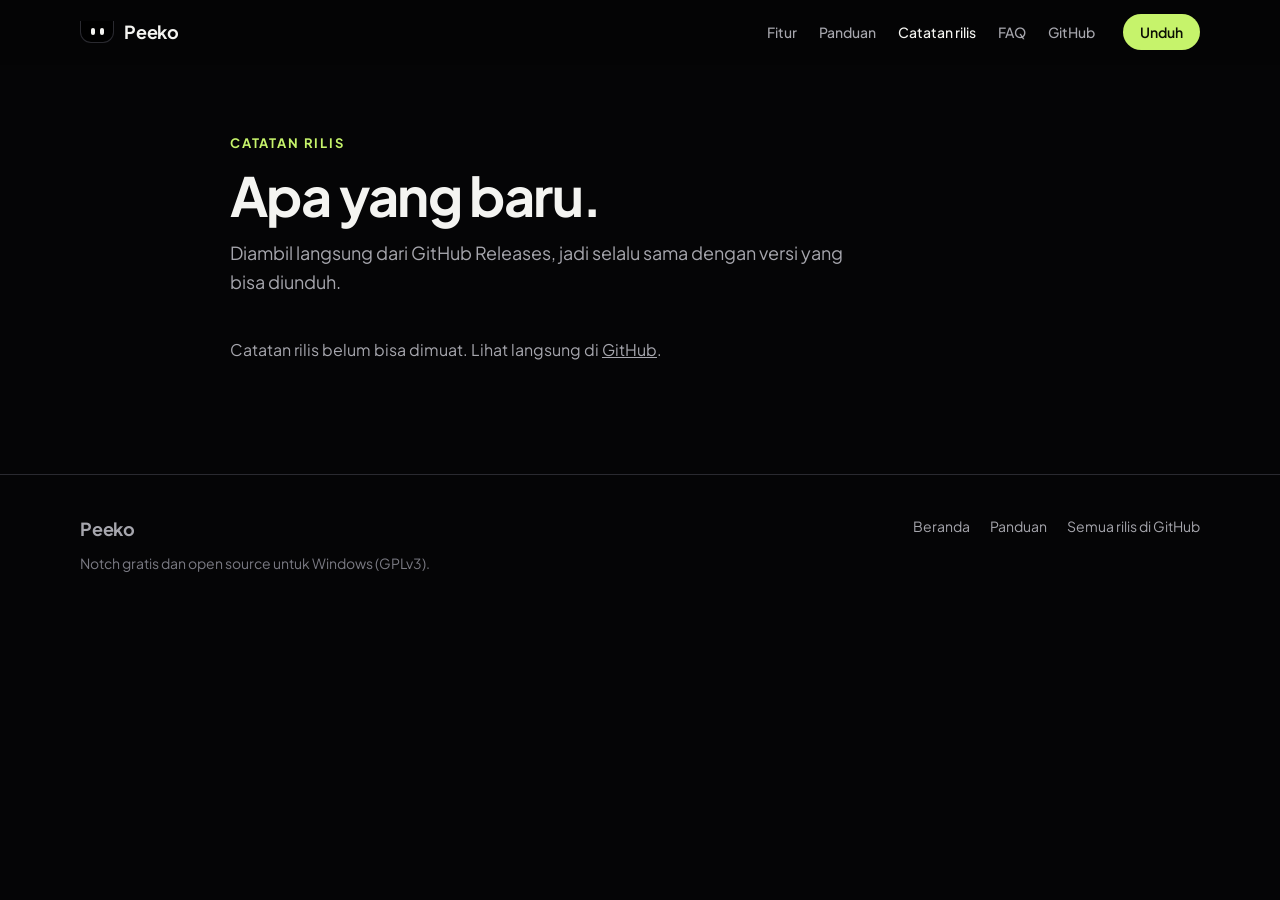
<file: website/rilis/index.html>
<!doctype html>
<html lang="id">
<head>
  <meta charset="utf-8">
  <meta name="viewport" content="width=device-width, initial-scale=1">
  <title>Catatan rilis Peeko</title>
  <meta name="description" content="Apa yang berubah di setiap versi Peeko.">
  <meta name="theme-color" content="#050506">
  <link rel="icon" href="../assets/favicon.ico">
  <link rel="preconnect" href="https://fonts.googleapis.com">
  <link rel="preconnect" href="https://fonts.gstatic.com" crossorigin>
  <link href="https://fonts.googleapis.com/css2?family=Plus+Jakarta+Sans:wght@300;400;500;600;700;800&display=swap" rel="stylesheet">
  <link rel="stylesheet" href="../assets/style.css">
</head>
<body>

<header class="nav" id="nav">
  <div class="wrap">
    <a class="brand" href="../" aria-label="Peeko, beranda">
      <span class="brand-mark"><span class="eyes" style="gap:5px"><i style="width:4px;height:7px"></i><i style="width:4px;height:7px"></i></span></span>
      Peeko
    </a>
    <nav class="nav-links" id="nav-links">
      <a href="../#fitur">Fitur</a>
      <a href="../panduan/">Panduan</a>
      <a href="./" aria-current="page">Catatan rilis</a>
      <a href="../#faq">FAQ</a>
      <a href="https://github.com/mezlpn/peeko" rel="noopener">GitHub</a>
    </nav>
    <a class="btn btn-primary btn-sm nav-dl" href="https://github.com/mezlpn/peeko/releases/latest" data-download>Unduh</a>
    <button class="nav-toggle" id="nav-toggle" aria-label="Buka menu" aria-expanded="false">
      <svg width="24" height="24" viewBox="0 0 24 24" fill="none" stroke="currentColor" stroke-width="2" stroke-linecap="round"><path d="M4 7h16M4 12h16M4 17h16"/></svg>
    </button>
  </div>
</header>

<main class="wrap" style="max-width:820px">
  <div class="page-head">
    <span class="eyebrow">Catatan rilis</span>
    <h1>Apa yang baru.</h1>
    <p class="section-lead">Diambil langsung dari GitHub Releases, jadi selalu sama dengan versi yang bisa diunduh.</p>
  </div>

  <div id="releases" style="padding-bottom:96px">
    <p class="dim">Memuat…</p>
    <noscript><p>Lihat semua rilis di <a href="https://github.com/mezlpn/peeko/releases">GitHub</a>.</p></noscript>
  </div>
</main>

<footer>
  <div class="wrap">
    <div>
      <a class="brand" href="../">Peeko</a>
      <p>Notch gratis dan open source untuk Windows (GPLv3).</p>
    </div>
    <nav>
      <a href="../">Beranda</a>
      <a href="../panduan/">Panduan</a>
      <a href="https://github.com/mezlpn/peeko/releases" rel="noopener">Semua rilis di GitHub</a>
    </nav>
  </div>
</footer>

<script src="../assets/main.js" defer></script>
<script>
(async () => {
  const host = document.getElementById("releases");
  const esc = s => s.replace(/[&<>"]/g, c => ({ "&": "&amp;", "<": "&lt;", ">": "&gt;", '"': "&quot;" }[c]));
  // Markdown ringkas: judul, daftar, tebal, miring, kode, tautan. Cukup untuk catatan rilis.
  const inline = s => esc(s)
    .replace(/`([^`]+)`/g, "<code>$1</code>")
    .replace(/\*\*([^*]+)\*\*/g, "<strong>$1</strong>")
    .replace(/(^|[\s(])\*([^*\s][^*]*)\*/g, "$1<em>$2</em>")
    .replace(/\[([^\]]+)\]\((https?:\/\/[^)\s]+)\)/g, '<a href="$2" rel="noopener">$1</a>')
    .replace(/(^|\s)@([A-Za-z0-9-]+)/g, '$1<a href="https://github.com/$2" rel="noopener">@$2</a>')
    .replace(/(^|\s)#(\d+)\b/g, '$1<a href="https://github.com/mezlpn/peeko/issues/$2" rel="noopener">#$2</a>');
  function md(text) {
    let html = "", list = false;
    for (const raw of text.replace(/\r/g, "").split("\n")) {
      const line = raw.trimEnd();
      const item = line.match(/^\s*[-*]\s+(.*)/);
      if (item) { if (!list) { html += "<ul>"; list = true; } html += `<li>${inline(item[1])}</li>`; continue; }
      if (list && line.trim() === "") continue;
      if (list) { html += "</ul>"; list = false; }
      const h = line.match(/^(#{1,4})\s+(.*)/);
      if (h) html += `<h3>${inline(h[2])}</h3>`;
      else if (line.trim()) html += `<p>${inline(line)}</p>`;
    }
    return html + (list ? "</ul>" : "");
  }
  try {
    const r = await fetch("https://api.github.com/repos/mezlpn/peeko/releases?per_page=30", { headers: { Accept: "application/vnd.github+json" } });
    if (!r.ok) throw new Error(r.status);
    const list = (await r.json()).filter(x => !x.draft && !x.prerelease);
    const date = d => new Date(d).toLocaleDateString("id-ID", { day: "numeric", month: "long", year: "numeric" });
    host.innerHTML = list.map((x, i) => `
      <article class="release reveal in" id="${esc(x.tag_name)}">
        <header>
          <h2>${esc(x.name || x.tag_name)}</h2>
          ${i === 0 ? '<span class="latest">Terbaru</span>' : ""}
          <time datetime="${x.published_at}">${date(x.published_at)}</time>
        </header>
        <div class="body prose">${md(x.body || "")}</div>
      </article>`).join("");
  } catch {
    host.innerHTML = '<p class="muted">Catatan rilis belum bisa dimuat. Lihat langsung di <a href="https://github.com/mezlpn/peeko/releases">GitHub</a>.</p>';
  }
})();
</script>
</body>
</html>
</file>
<file: website/assets/style.css>
/* Website Peeko — satu stylesheet untuk semua halaman. Warna mengikuti Themes/Tokens.xaml di aplikasi. */

:root {
  --bg: #050506;
  --bg-soft: #0c0c0e;
  --surface: #141417;
  --surface-2: #1d1d21;
  --stroke: #2a2a30;
  --stroke-strong: #3a3a42;
  --text: #f4f4f1;
  --text-2: #a6a6ad;
  --text-3: #7a7a83;
  --accent: #c6f36b;
  --accent-ink: #0b0f04;
  --accent-muted: #202614;
  --water: #6cc8f2;
  --rest: #f2b866;
  --danger: #ff6b5b;
  --radius: 18px;
  --max: 1120px;
  --font: "Plus Jakarta Sans", "Segoe UI", system-ui, sans-serif;
  --ease-spring: cubic-bezier(.34, 1.36, .64, 1);
  color-scheme: dark;
}

*, *::before, *::after { box-sizing: border-box; }
html { scroll-behavior: smooth; -webkit-text-size-adjust: 100%; }
body {
  margin: 0;
  background: var(--bg);
  color: var(--text);
  font-family: var(--font);
  font-size: 16px;
  line-height: 1.6;
  -webkit-font-smoothing: antialiased;
  overflow-x: hidden;
}
img, svg { display: block; max-width: 100%; }
a { color: inherit; }
::selection { background: var(--accent); color: var(--accent-ink); }
:focus-visible { outline: 2px solid var(--accent); outline-offset: 3px; border-radius: 6px; }

.wrap { width: min(var(--max), 100% - 40px); margin-inline: auto; }
.muted { color: var(--text-2); }
.dim { color: var(--text-3); }
.accent { color: var(--accent); }

/* ── Navigasi ─────────────────────────────────────────── */
.nav {
  position: sticky; top: 0; z-index: 50;
  background: rgb(5 5 6 / .72);
  backdrop-filter: saturate(140%) blur(14px);
  -webkit-backdrop-filter: saturate(140%) blur(14px);
  border-bottom: 1px solid transparent;
  transition: border-color .2s;
}
.nav.scrolled { border-bottom-color: var(--stroke); }
.nav .wrap { display: flex; align-items: center; gap: 24px; height: 64px; }
.brand { display: flex; align-items: center; gap: 10px; text-decoration: none; font-weight: 700; font-size: 18px; letter-spacing: -.01em; }
.brand-mark {
  width: 34px; height: 22px; border-radius: 0 0 11px 11px; background: #000; border: 1px solid var(--stroke);
  border-top: 0; display: grid; place-items: center;
}
.nav-links { display: flex; gap: 22px; margin-left: auto; }
.nav-links a { text-decoration: none; color: var(--text-2); font-size: 14px; font-weight: 500; transition: color .15s; }
.nav-links a:hover, .nav-links a[aria-current="page"] { color: var(--text); }
.nav .btn { margin-left: 4px; }
.nav-toggle { display: none; margin-left: auto; background: none; border: 0; color: var(--text); padding: 8px; cursor: pointer; }

@media (max-width: 760px) {
  .nav-toggle { display: block; }
  .nav-links {
    display: none; position: absolute; top: 64px; left: 0; right: 0; flex-direction: column; gap: 0;
    background: var(--bg-soft); border-bottom: 1px solid var(--stroke); padding: 8px 20px 16px;
  }
  .nav-links a { padding: 12px 0; font-size: 16px; }
  .nav.open .nav-links { display: flex; }
  .nav .btn.nav-dl { display: none; }
}

/* ── Tombol ───────────────────────────────────────────── */
.btn {
  display: inline-flex; align-items: center; justify-content: center; gap: 8px;
  height: 46px; padding: 0 22px; border-radius: 999px; border: 1px solid transparent;
  font: 600 15px/1 var(--font); text-decoration: none; cursor: pointer;
  transition: transform .2s var(--ease-spring), background .15s, border-color .15s;
}
.btn:active { transform: scale(.97); }
.btn-primary { background: var(--accent); color: var(--accent-ink); }
.btn-primary:hover { background: #d3f785; }
.btn-ghost { background: var(--surface); color: var(--text); border-color: var(--stroke); }
.btn-ghost:hover { background: var(--surface-2); border-color: var(--stroke-strong); }
.btn-sm { height: 36px; padding: 0 16px; font-size: 14px; }
.btn svg { width: 18px; height: 18px; }

/* ── Hero ─────────────────────────────────────────────── */
.hero { position: relative; padding: 72px 0 40px; text-align: center; }
.hero::before {
  content: ""; position: absolute; inset: -120px 0 auto; height: 620px; z-index: -1;
  background:
    radial-gradient(520px 260px at 50% 0%, rgb(198 243 107 / .14), transparent 70%),
    radial-gradient(800px 400px at 50% 10%, rgb(108 200 242 / .06), transparent 70%);
}
.pill-tag {
  display: inline-flex; align-items: center; gap: 8px; padding: 6px 14px; border-radius: 999px;
  background: var(--surface); border: 1px solid var(--stroke); font-size: 13px; color: var(--text-2);
}
.pill-tag .dot { width: 7px; height: 7px; border-radius: 50%; background: var(--accent); box-shadow: 0 0 10px var(--accent); }
.hero h1 {
  margin: 22px auto 0; max-width: 820px;
  font-size: clamp(40px, 7vw, 76px); line-height: 1.02; letter-spacing: -.035em; font-weight: 800;
}
.hero h1 .soft { color: var(--text-3); }
.hero .lead { margin: 22px auto 0; max-width: 620px; font-size: clamp(16px, 2.2vw, 19px); color: var(--text-2); }
.hero .actions { display: flex; flex-wrap: wrap; justify-content: center; gap: 12px; margin-top: 32px; }
.hero .meta { margin-top: 16px; font-size: 13px; color: var(--text-3); }

/* ── Demo notch interaktif ────────────────────────────── */
.stage {
  position: relative; margin: 56px auto 0; width: min(880px, 100%); aspect-ratio: 16 / 9;
  border-radius: 22px; overflow: hidden; border: 1px solid var(--stroke);
  background:
    radial-gradient(120% 90% at 20% 110%, #2a3b4f 0%, transparent 55%),
    radial-gradient(90% 80% at 90% 100%, #46304d 0%, transparent 55%),
    linear-gradient(160deg, #1b2230, #121318 60%);
  box-shadow: 0 40px 120px -40px rgb(198 243 107 / .18), 0 30px 80px -30px #000;
}
.stage-hint {
  position: absolute; left: 50%; bottom: 18px; transform: translateX(-50%);
  font-size: 13px; color: rgb(255 255 255 / .55); white-space: nowrap; pointer-events: none;
  transition: opacity .3s;
}
.stage.touched .stage-hint { opacity: 0; }
.stage-hint .touch { display: none; }
@media (hover: none) { .stage-hint .mouse { display: none; } .stage-hint .touch { display: inline; } }
@media (max-width: 640px) {
  .stage { aspect-ratio: auto; height: 340px; }
  .views { left: 14px; right: 14px; }
  .v-music { grid-template-columns: 52px 1fr; }
  .v-music .cover { width: 52px; height: 52px; }
  .v-music .ctrls { display: none; }
  .v-control { grid-template-columns: repeat(2, 1fr); }
  .v-control .slider { display: none; }
  .v-today { grid-template-columns: 1fr; }
  .v-today .ring { display: none; }
  .v-prayer { gap: 10px; }
  .v-prayer .big { font-size: 24px; }
  .v-tasks { grid-template-columns: 1fr; }
  .v-tasks .water { display: none; }
}
.desk-icons { position: absolute; left: 22px; top: 54px; display: grid; gap: 22px; }
.desk-icons span { width: 40px; height: 40px; border-radius: 10px; background: rgb(255 255 255 / .08); }
.taskbar {
  position: absolute; left: 0; right: 0; bottom: 0; height: 40px; background: rgb(10 10 12 / .7);
  display: flex; justify-content: center; align-items: center; gap: 8px;
}
.taskbar span { width: 26px; height: 26px; border-radius: 6px; background: rgb(255 255 255 / .1); }

.notch {
  position: absolute; top: 0; left: 50%; transform: translateX(-50%);
  display: flex; align-items: flex-start; cursor: default; user-select: none;
}
.notch .shoulder { width: 10px; height: 10px; flex: none; }
.notch .shoulder svg { width: 10px; height: 10px; }
.notch .body {
  position: relative; background: #000; overflow: hidden;
  width: 200px; height: 32px; border-radius: 0 0 16px 16px;
  transition: width .46s var(--ease-spring), height .46s var(--ease-spring), border-radius .4s var(--ease-spring);
}
.notch.open .body { border-radius: 0 0 28px 28px; }

.notch .collapsed { position: absolute; inset: 0; display: grid; place-items: center; transition: opacity .15s; }
.notch.open .collapsed { opacity: 0; pointer-events: none; }
.eyes { display: flex; gap: 10px; }
.eyes i { width: 7px; height: 11px; border-radius: 4px; background: #f4f4f1; transform-origin: 50% 50%; }
.eyes.blink i { animation: blink .18s ease-in-out; }
@keyframes blink { 50% { transform: scaleY(.12); } }

.notch .expanded { position: absolute; inset: 0; opacity: 0; transition: opacity .2s .1s; pointer-events: none; }
.notch.open .expanded { opacity: 1; pointer-events: auto; }
.status {
  position: absolute; top: 6px; left: 18px; right: 18px; height: 24px;
  display: flex; align-items: center; justify-content: space-between; font-size: 11.5px; font-weight: 600; color: var(--text-2);
}
.status .clock { color: var(--text); font-size: 13px; display: flex; align-items: center; gap: 8px; }
.status .clock .eyes { gap: 6px; }
.status .clock .eyes i { width: 4px; height: 7px; border-radius: 2px; }
.dots { position: absolute; top: 38px; left: 0; right: 0; display: flex; justify-content: center; gap: 5px; }
.dots button {
  width: 6px; height: 6px; padding: 0; border: 0; border-radius: 3px; background: #26262b; cursor: pointer;
  transition: width .35s var(--ease-spring), background .2s;
}
.dots button.on { width: 16px; background: var(--text); }
.views { position: absolute; top: 56px; left: 18px; right: 18px; bottom: 16px; }
.view {
  position: absolute; inset: 0; opacity: 0; transform: translateY(24px); pointer-events: none;
  transition: opacity .22s, transform .42s var(--ease-spring);
}
.view.on { opacity: 1; transform: none; pointer-events: auto; }
.view.up { transform: translateY(-24px); }

/* isi tampilan demo */
.v-music { display: grid; grid-template-columns: 64px 1fr auto; gap: 14px; align-items: center; }
.cover { width: 64px; height: 64px; border-radius: 12px; background: linear-gradient(135deg, #f2b866, #c86b7a 60%, #4b3a8c); }
.v-music b { display: block; font-size: 15px; }
.v-music small { color: var(--text-2); font-size: 12.5px; }
.ctrls { display: flex; align-items: center; gap: 12px; color: var(--text-2); }
.ctrls .play { width: 38px; height: 38px; border-radius: 50%; background: var(--surface-2); display: grid; place-items: center; color: var(--text); }
.ctrls svg { width: 14px; height: 14px; }
.bar { grid-column: 1 / -1; height: 4px; border-radius: 2px; background: var(--stroke); position: relative; overflow: hidden; }
.bar::after { content: ""; position: absolute; inset: 0 auto 0 0; width: var(--p, 38%); background: var(--text); border-radius: 2px; }
.lyrics { grid-column: 1 / -1; text-align: center; font-size: 12.5px; color: var(--text-3); line-height: 1.7; }
.lyrics .now { color: var(--text); font-size: 15px; font-weight: 600; }

.v-control { display: grid; grid-template-columns: repeat(4, 1fr); gap: 8px; align-content: start; }
.tile {
  height: 54px; border-radius: 14px; background: var(--surface); padding: 8px 10px; font-size: 11.5px; color: var(--text-2);
  display: flex; flex-direction: column; justify-content: space-between;
}
.tile.on { background: var(--accent); color: var(--accent-ink); }
.tile svg { width: 16px; height: 16px; }
.slider { grid-column: 1 / -1; height: 30px; border-radius: 15px; background: var(--surface); position: relative; overflow: hidden; display: flex; align-items: center; padding-left: 12px; font-size: 11.5px; color: var(--text-2); }
.slider::before { content: ""; position: absolute; inset: 0 auto 0 0; width: var(--v, 60%); background: var(--surface-2); }
.slider span { position: relative; }

.v-prayer { display: grid; grid-template-columns: 1fr 1fr; gap: 18px; align-items: center; }
.v-prayer .big { font-size: 30px; font-weight: 300; letter-spacing: -.01em; line-height: 1.1; }
.v-prayer .left { color: var(--rest); font-weight: 600; font-size: 13px; }
.v-prayer .over { font-size: 10px; letter-spacing: .12em; color: var(--text-3); font-weight: 700; }
.v-prayer ul { list-style: none; margin: 0; padding: 0; font-size: 12px; }
.v-prayer li { display: flex; justify-content: space-between; padding: 1px 8px; border-radius: 6px; color: var(--text-3); }
.v-prayer li.next { background: #261e13; color: var(--rest); font-weight: 600; }
.v-prayer li.up { color: var(--text); }

.v-tasks { display: grid; grid-template-columns: 1.6fr 1fr; gap: 14px; font-size: 13px; }
.task { display: flex; align-items: center; gap: 10px; height: 30px; }
.task i { width: 15px; height: 15px; border-radius: 5px; border: 1.5px solid var(--text-2); flex: none; }
.task.done i { background: var(--accent); border-color: var(--accent); }
.task.done span { text-decoration: line-through; color: var(--text-3); }
.task em { margin-left: auto; font-style: normal; font-size: 11px; color: var(--rest); }
.water { background: var(--surface); border-radius: 14px; padding: 10px 12px; display: flex; flex-direction: column; gap: 8px; }
.water b { font-size: 22px; color: var(--water); font-weight: 700; }
.glasses { display: flex; gap: 4px; }
.glasses span { flex: 1; height: 18px; border-radius: 4px; background: var(--stroke); }
.glasses span.full { background: var(--water); }

.v-shelf { display: grid; grid-template-columns: 1fr 1fr; gap: 12px; }
.zone {
  border: 1.5px dashed var(--stroke-strong); border-radius: 16px; display: grid; place-items: center; text-align: center;
  font-size: 13px; color: var(--text-2); padding: 10px;
}
.zone b { display: block; color: var(--text); font-size: 14px; }
.zone.convert { border-color: var(--accent); background: var(--accent-muted); }
.chips { display: flex; flex-wrap: wrap; gap: 6px; justify-content: center; margin-top: 6px; }
.chips span { font-size: 11px; padding: 3px 9px; border-radius: 999px; background: var(--surface-2); color: var(--text); }

.v-today { display: grid; grid-template-columns: 1fr 1fr; gap: 18px; }
.cal { font-size: 11px; display: grid; grid-template-columns: repeat(7, 1fr); gap: 3px 2px; text-align: center; color: var(--text-2); }
.cal .h { color: var(--text-3); font-weight: 600; }
.cal .t { background: var(--accent); color: var(--accent-ink); border-radius: 8px; font-weight: 700; }
.ring { display: grid; place-items: center; border: 4px solid var(--stroke); border-radius: 60px; height: 92px; position: relative; }
.ring b { font-size: 30px; font-weight: 300; letter-spacing: .02em; }
.ring small { position: absolute; top: 14px; font-size: 10px; letter-spacing: .12em; color: var(--accent); font-weight: 700; }

/* ── Bagian umum ──────────────────────────────────────── */
section { padding: 96px 0; }
.eyebrow { font-size: 13px; font-weight: 700; letter-spacing: .14em; text-transform: uppercase; color: var(--accent); }
h2 { font-size: clamp(30px, 4.6vw, 50px); line-height: 1.08; letter-spacing: -.03em; margin: 14px 0 0; font-weight: 800; }
.section-lead { color: var(--text-2); font-size: 18px; max-width: 620px; margin: 16px 0 0; }
.center { text-align: center; }
.center .section-lead { margin-inline: auto; }

/* Blok fitur bergantian */
.feature { display: grid; grid-template-columns: 1fr 1fr; gap: 56px; align-items: center; padding: 56px 0; }
.feature:nth-child(even) .feature-art { order: -1; }
.feature h3 { font-size: clamp(24px, 3vw, 34px); letter-spacing: -.02em; line-height: 1.15; margin: 10px 0 0; }
.feature p { color: var(--text-2); margin: 14px 0 0; }
.feature ul { margin: 18px 0 0; padding: 0; list-style: none; display: grid; gap: 10px; color: var(--text-2); }
.feature li { display: flex; gap: 10px; }
.feature li::before { content: ""; flex: none; width: 18px; height: 18px; margin-top: 3px; border-radius: 50%; background: var(--accent-muted) url("data:image/svg+xml,%3Csvg xmlns='http://www.w3.org/2000/svg' viewBox='0 0 24 24' fill='none' stroke='%23c6f36b' stroke-width='3' stroke-linecap='round' stroke-linejoin='round'%3E%3Cpath d='M6 12.5l4 4 8-9'/%3E%3C/svg%3E") center / 12px no-repeat; }
.tag { display: inline-block; font-size: 12px; font-weight: 700; padding: 4px 10px; border-radius: 999px; background: var(--accent-muted); color: var(--accent); }
.tag.only { background: #13202a; color: var(--water); }
.feature-art {
  border-radius: var(--radius); background: var(--bg-soft); border: 1px solid var(--stroke); padding: 28px;
  min-height: 300px; display: grid; place-items: center; position: relative; overflow: hidden;
}
.mini-notch { background: #000; border-radius: 0 0 26px 26px; padding: 18px 20px 20px; width: min(420px, 100%); box-shadow: 0 30px 60px -30px #000; border: 1px solid #111; border-top: 0; }
@media (max-width: 860px) {
  .feature { grid-template-columns: 1fr; gap: 28px; padding: 40px 0; }
  .feature:nth-child(even) .feature-art { order: 0; }
}

/* Kartu fitur ringkas */
.grid { display: grid; grid-template-columns: repeat(auto-fill, minmax(240px, 1fr)); gap: 14px; margin-top: 44px; }
.card { background: var(--bg-soft); border: 1px solid var(--stroke); border-radius: var(--radius); padding: 22px; transition: border-color .2s, transform .3s var(--ease-spring); }
.card:hover { border-color: var(--stroke-strong); transform: translateY(-2px); }
.card .ic { width: 38px; height: 38px; border-radius: 11px; background: var(--surface); display: grid; place-items: center; color: var(--accent); }
.card .ic svg { width: 20px; height: 20px; }
.card h4 { margin: 14px 0 4px; font-size: 16px; }
.card p { margin: 0; color: var(--text-2); font-size: 14.5px; }

.chips-row { display: flex; flex-wrap: wrap; gap: 8px; justify-content: center; margin-top: 36px; }
.chips-row span { padding: 8px 14px; border-radius: 999px; background: var(--bg-soft); border: 1px solid var(--stroke); font-size: 14px; color: var(--text-2); }
.chips-row span.soon::after { content: "segera"; margin-left: 8px; font-size: 11px; font-weight: 700; color: var(--rest); }

/* Angka */
.stats { display: grid; grid-template-columns: repeat(4, 1fr); gap: 14px; margin-top: 44px; }
.stat { background: var(--bg-soft); border: 1px solid var(--stroke); border-radius: var(--radius); padding: 24px; }
.stat b { display: block; font-size: 34px; letter-spacing: -.03em; color: var(--accent); }
.stat span { color: var(--text-2); font-size: 14px; }
@media (max-width: 760px) { .stats { grid-template-columns: 1fr 1fr; } }

/* Langkah pasang */
.steps { counter-reset: step; display: grid; grid-template-columns: repeat(3, 1fr); gap: 14px; margin-top: 44px; }
.step { background: var(--bg-soft); border: 1px solid var(--stroke); border-radius: var(--radius); padding: 24px; position: relative; }
.step::before { counter-increment: step; content: counter(step); display: grid; place-items: center; width: 32px; height: 32px; border-radius: 50%; background: var(--accent); color: var(--accent-ink); font-weight: 800; }
.step h4 { margin: 16px 0 6px; font-size: 17px; }
.step p { margin: 0; color: var(--text-2); font-size: 14.5px; }
@media (max-width: 860px) { .steps { grid-template-columns: 1fr; } }

/* FAQ */
.faq { max-width: 760px; margin: 44px auto 0; display: grid; gap: 10px; }
.faq details { background: var(--bg-soft); border: 1px solid var(--stroke); border-radius: 14px; padding: 0 20px; }
.faq summary { cursor: pointer; list-style: none; padding: 18px 0; font-weight: 600; display: flex; justify-content: space-between; gap: 16px; }
.faq summary::-webkit-details-marker { display: none; }
.faq summary::after { content: "+"; font-size: 22px; line-height: 1; color: var(--text-3); transition: transform .25s var(--ease-spring); }
.faq details[open] summary::after { transform: rotate(45deg); }
.faq details p, .faq details ul { margin: 0 0 18px; color: var(--text-2); }

/* Ajakan akhir */
.cta { text-align: center; padding: 110px 0; position: relative; }
.cta::before { content: ""; position: absolute; inset: 0; z-index: -1; background: radial-gradient(500px 240px at 50% 60%, rgb(198 243 107 / .12), transparent 70%); }

/* Footer */
footer { border-top: 1px solid var(--stroke); padding: 40px 0 56px; color: var(--text-3); font-size: 14px; }
footer .wrap { display: flex; flex-wrap: wrap; gap: 24px; justify-content: space-between; }
footer nav { display: flex; flex-wrap: wrap; gap: 20px; }
footer a { color: var(--text-2); text-decoration: none; }
footer a:hover { color: var(--text); }
footer p { margin: 8px 0 0; max-width: 520px; }

/* Halaman isi (panduan, catatan rilis) */
.page-head { padding: 64px 0 24px; }
.page-head h1 { font-size: clamp(34px, 5vw, 54px); letter-spacing: -.03em; line-height: 1.05; margin: 12px 0 0; }
.doc { display: grid; grid-template-columns: 220px 1fr; gap: 48px; padding: 24px 0 96px; }
.toc { position: sticky; top: 88px; align-self: start; display: grid; gap: 4px; font-size: 14px; }
.toc a { text-decoration: none; color: var(--text-3); padding: 5px 10px; border-radius: 8px; }
.toc a:hover { color: var(--text); background: var(--surface); }
.prose { max-width: 720px; }
.prose h2 { font-size: 28px; margin: 48px 0 12px; scroll-margin-top: 90px; }
.prose h2:first-child { margin-top: 0; }
.prose h3 { font-size: 19px; margin: 28px 0 8px; }
.prose p, .prose li { color: var(--text-2); }
.prose strong { color: var(--text); }
.prose code, .prose kbd { font-family: "JetBrains Mono", Consolas, monospace; font-size: .88em; background: var(--surface); border: 1px solid var(--stroke); padding: 1px 6px; border-radius: 6px; color: var(--text); }
.prose table { width: 100%; border-collapse: collapse; margin: 16px 0; font-size: 14.5px; }
.prose th, .prose td { text-align: left; padding: 10px 12px; border-bottom: 1px solid var(--stroke); vertical-align: top; }
.prose th { color: var(--text); }
.prose td { color: var(--text-2); }
.note { border-left: 3px solid var(--accent); background: var(--bg-soft); padding: 14px 18px; border-radius: 0 12px 12px 0; margin: 18px 0; color: var(--text-2); }
@media (max-width: 860px) { .doc { grid-template-columns: 1fr; } .toc { position: static; grid-template-columns: repeat(2, 1fr); } }

.release { border: 1px solid var(--stroke); background: var(--bg-soft); border-radius: var(--radius); padding: 26px 28px; margin-bottom: 16px; }
.release header { display: flex; flex-wrap: wrap; align-items: baseline; gap: 10px 14px; }
.release h2 { font-size: 22px; margin: 0; letter-spacing: -.01em; }
.release time { color: var(--text-3); font-size: 14px; }
.release .latest { font-size: 12px; font-weight: 700; padding: 3px 10px; border-radius: 999px; background: var(--accent); color: var(--accent-ink); }
.release .body { margin-top: 10px; }
.release .body h3, .release .body h4 { font-size: 16px; margin: 18px 0 6px; color: var(--text); }
.release .body ul { padding-left: 20px; }

/* Muncul saat digulir */
.reveal { opacity: 0; transform: translateY(18px); transition: opacity .6s ease, transform .7s var(--ease-spring); }
.reveal.in { opacity: 1; transform: none; }

@media (prefers-reduced-motion: reduce) {
  *, *::before, *::after { animation: none !important; transition-duration: .01ms !important; }
  .reveal { opacity: 1; transform: none; }
  html { scroll-behavior: auto; }
}
</file>
